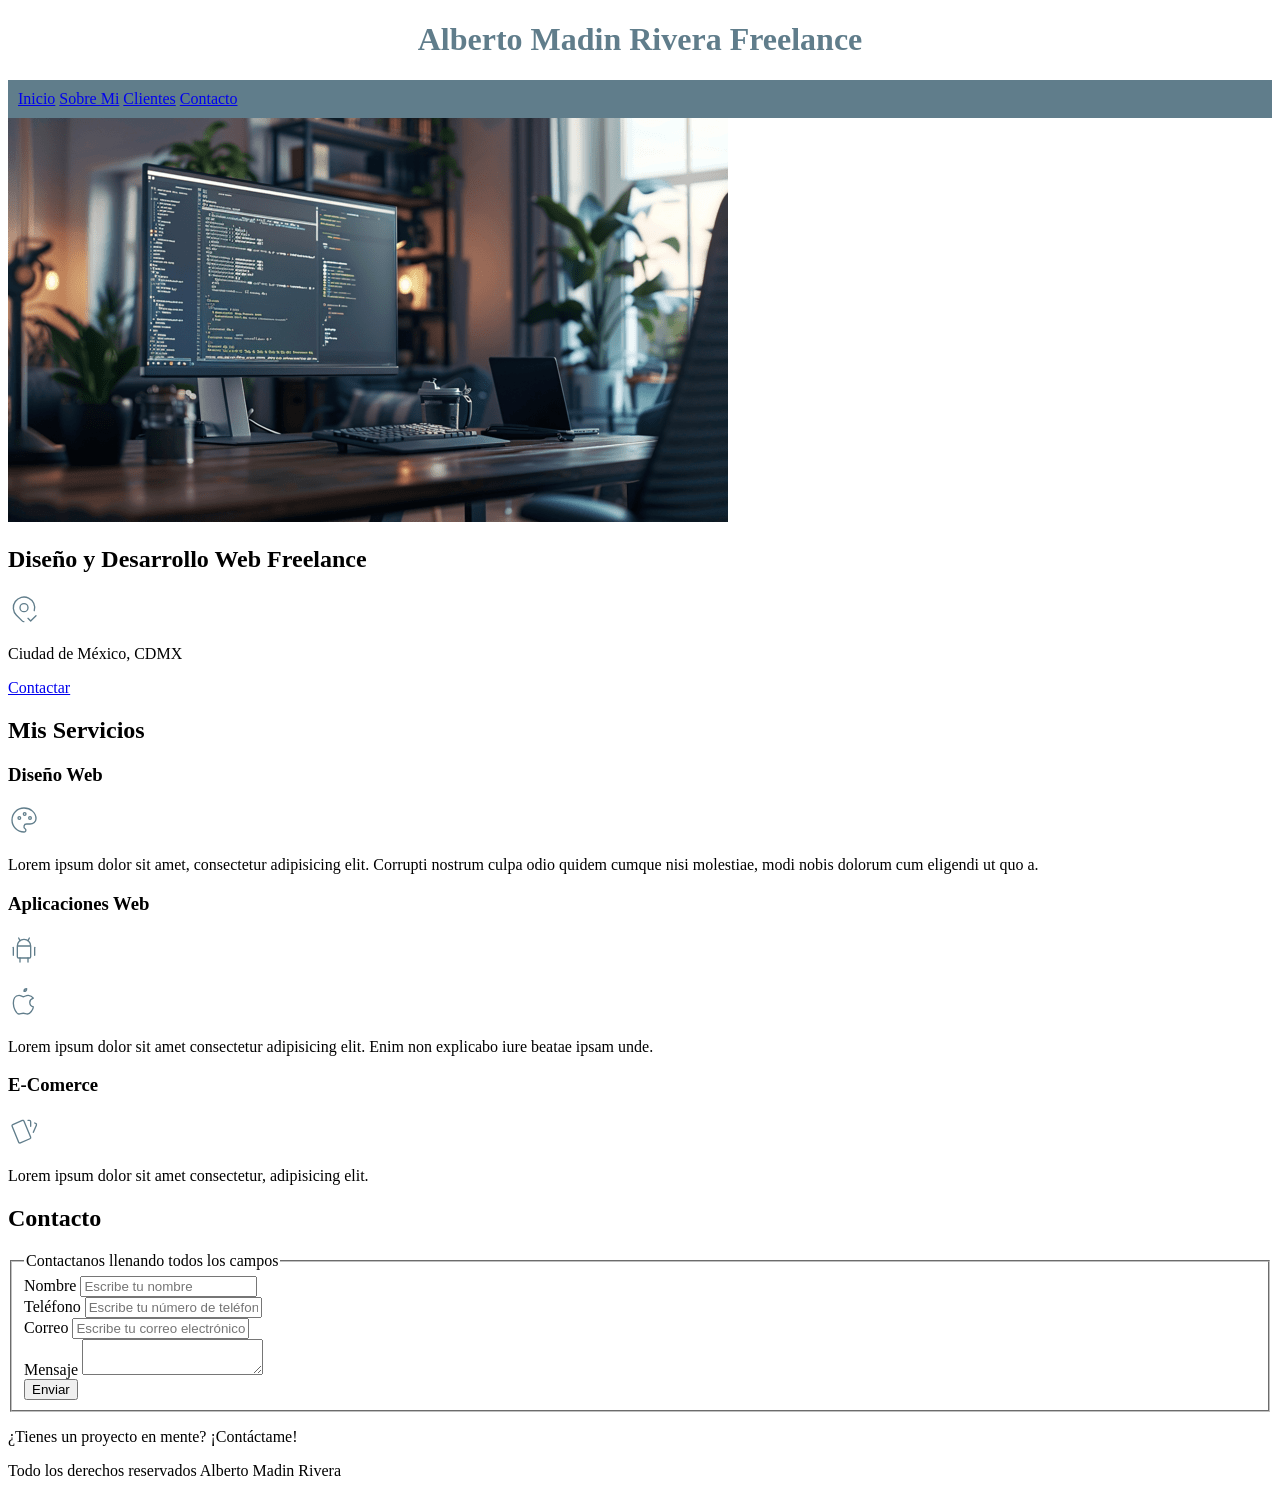
<file: index.html>
<!-- Esto es un comentario-->
<!DOCTYPE html>
<html lang="en">
<head>
    <meta charset="UTF-8">
    <meta name="viewport" content="width=device-width, initial-scale=1.0">
    <title>Diseñador Freelancer Alberto Madin Rivera</title>
    <style>
        h1 {
            color: #607d8b;
            
            text-align: center;
        }
        nav {
            background-color: #607d8b;
            padding: 10px;
        }
    </style>
</head>
<body>
    <header>
        <!-- Usar normalmente un h1 en cada archivo HTML -->
        <h1>Alberto Madin Rivera Freelance</h1>
    </header>
        <!-- Barra de navegación -->
    <nav>
        <a href="#">Inicio</a>
        <a href="#">Sobre Mi</a>
        <a href="#">Clientes</a>
        <a href="#">Contacto</a>
    </nav>

    <img src="img\\wallpaper.jpg" alt="">

    <section>
        <h2>Diseño y Desarrollo Web Freelance</h2>
        <p><!--category: Mapversion: "2.10"unicode: "f94c"-->
                <svg
                xmlns="http://www.w3.org/2000/svg"
                width="32"
                height="32"
                viewBox="0 0 24 24"
                fill="none"
                stroke="#607d8b"
                stroke-width="1"
                stroke-linecap="round"
                stroke-linejoin="round"
                >
                <path d="M9 11a3 3 0 1 0 6 0a3 3 0 0 0 -6 0" />
                <path d="M11.87 21.48a1.992 1.992 0 0 1 -1.283 -.58l-4.244 -4.243a8 8 0 1 1 13.355 -3.474" />
                <path d="M15 19l2 2l4 -4" />
        </svg>
        </p>
        <p>Ciudad de México, CDMX</p>

        <a href="#">Contactar</a>
    </section>

    <!-- Contenido principal -->
    <main>
        <h2>Mis Servicios</h2>
        
        <section>
            <h3>Diseño Web</h3>
            <p>
                <!--category: Designtags: [color, paint, painter, picture, board, artist]version: "1.1"unicode: "eb01"-->
                <svg
                xmlns="http://www.w3.org/2000/svg"
                 width="32"
                 height="32"
                 viewBox="0 0 24 24"
                 fill="none"
                 stroke="#607d8b"
                 stroke-width="1"
                 stroke-linecap="round"
                 stroke-linejoin="round"
                 >
                    <path d="M12 21a9 9 0 0 1 0 -18c4.97 0 9 3.582 9 8c0 1.06 -.474 2.078 -1.318 2.828c-.844 .75 -1.989 1.172 -3.182 1.172h-2.5a2 2 0 0 0 -1 3.75a1.3 1.3 0 0 1 -1 2.25" />
                    <path d="M8.5 10.5m-1 0a1 1 0 1 0 2 0a1 1 0 1 0 -2 0" />
                    <path d="M12.5 7.5m-1 0a1 1 0 1 0 2 0a1 1 0 1 0 -2 0" />
                    <path d="M16.5 10.5m-1 0a1 1 0 1 0 2 0a1 1 0 1 0 -2 0" />
                </svg>
            </p>
            <p>Lorem ipsum dolor sit amet, consectetur adipisicing elit. Corrupti nostrum culpa odio quidem cumque nisi molestiae, modi nobis dolorum cum eligendi ut quo a.</p>
        </section>

        <section>
            <h3>Aplicaciones Web</h3>
            <p>
                <svg
                  xmlns="http://www.w3.org/2000/svg"
                  width="32"
                  height="32"
                  viewBox="0 0 24 24"
                  fill="none"
                  stroke="#607d8b"
                  stroke-width="1"
                  stroke-linecap="round"
                  stroke-linejoin="round"
                >
                  <path d="M4 10l0 6" />
                  <path d="M20 10l0 6" />
                  <path d="M7 9h10v8a1 1 0 0 1 -1 1h-8a1 1 0 0 1 -1 -1v-8a5 5 0 0 1 10 0" />
                  <path d="M8 3l1 2" />
                  <path d="M16 3l-1 2" />
                  <path d="M9 18l0 3" />
                  <path d="M15 18l0 3" />
                </svg>
            </p>
            <p>
                <svg
                  xmlns="http://www.w3.org/2000/svg"
                  width="32"
                  height="32"
                  viewBox="0 0 24 24"
                  fill="none"
                  stroke="#607d8b"
                  stroke-width="1"
                  stroke-linecap="round"
                  stroke-linejoin="round"
                >
                  <path d="M8.286 7.008c-3.216 0 -4.286 3.23 -4.286 5.92c0 3.229 2.143 8.072 4.286 8.072c1.165 -.05 1.799 -.538 3.214 -.538c1.406 0 1.607 .538 3.214 .538s4.286 -3.229 4.286 -5.381c-.03 -.011 -2.649 -.434 -2.679 -3.23c-.02 -2.335 2.589 -3.179 2.679 -3.228c-1.096 -1.606 -3.162 -2.113 -3.75 -2.153c-1.535 -.12 -3.032 1.077 -3.75 1.077c-.729 0 -2.036 -1.077 -3.214 -1.077z" />
                  <path d="M12 4a2 2 0 0 0 2 -2a2 2 0 0 0 -2 2" />
                </svg> 
            </p>
            <p>Lorem ipsum dolor sit amet consectetur adipisicing elit. Enim non explicabo iure beatae ipsam unde.</p>
        </section>

        <section>
            <h3>E-Comerce</h3>
            <p>
                <svg
                  xmlns="http://www.w3.org/2000/svg"
                  width="32"
                  height="32"
                  viewBox="0 0 24 24"
                  fill="none"
                  stroke="#607d8b"
                  stroke-width="1"
                  stroke-linecap="round"
                  stroke-linejoin="round"
                >
                  <path d="M3.604 7.197l7.138 -3.109a.96 .96 0 0 1 1.27 .527l4.924 11.902a1 1 0 0 1 -.514 1.304l-7.137 3.109a.96 .96 0 0 1 -1.271 -.527l-4.924 -11.903a1 1 0 0 1 .514 -1.304z" />
                  <path d="M15 4h1a1 1 0 0 1 1 1v3.5" />
                  <path d="M20 6c.264 .112 .52 .217 .768 .315a1 1 0 0 1 .53 1.311l-2.298 5.374" />
                </svg>
            </p>
            <p>Lorem ipsum dolor sit amet consectetur, adipisicing elit.</p>
        </section>
    </main>

    <section>
        <h2>Contacto</h2>

        <form action="">
            <fieldset>
                <legend>Contactanos llenando todos los campos</legend>
                
                <div>
                    <label>Nombre</label>
                    <input type="text" placeholder="Escribe tu nombre" required>
                </div>
                
                <div>
                    <label>Teléfono</label>
                    <input type="tel" placeholder="Escribe tu número de teléfono" required>
                </div>
                
                <div>
                    <label>Correo</label>
                    <input type="email" placeholder="Escribe tu correo electrónico" required>
                </div>
                
                <div>
                    <label>Mensaje</label>
                    <textarea></textarea>
                </div>

                <div>
                    <input type="submit" value="Enviar">
                </div>
            </fieldset>
        </form>

        <p>¿Tienes un proyecto en mente? ¡Contáctame!</p>
    </section>

    <!-- Pie de página -->
    <footer>
        <p>Todo los derechos reservados Alberto Madin Rivera</p>
    </footer>
</body>
</html>
</file>
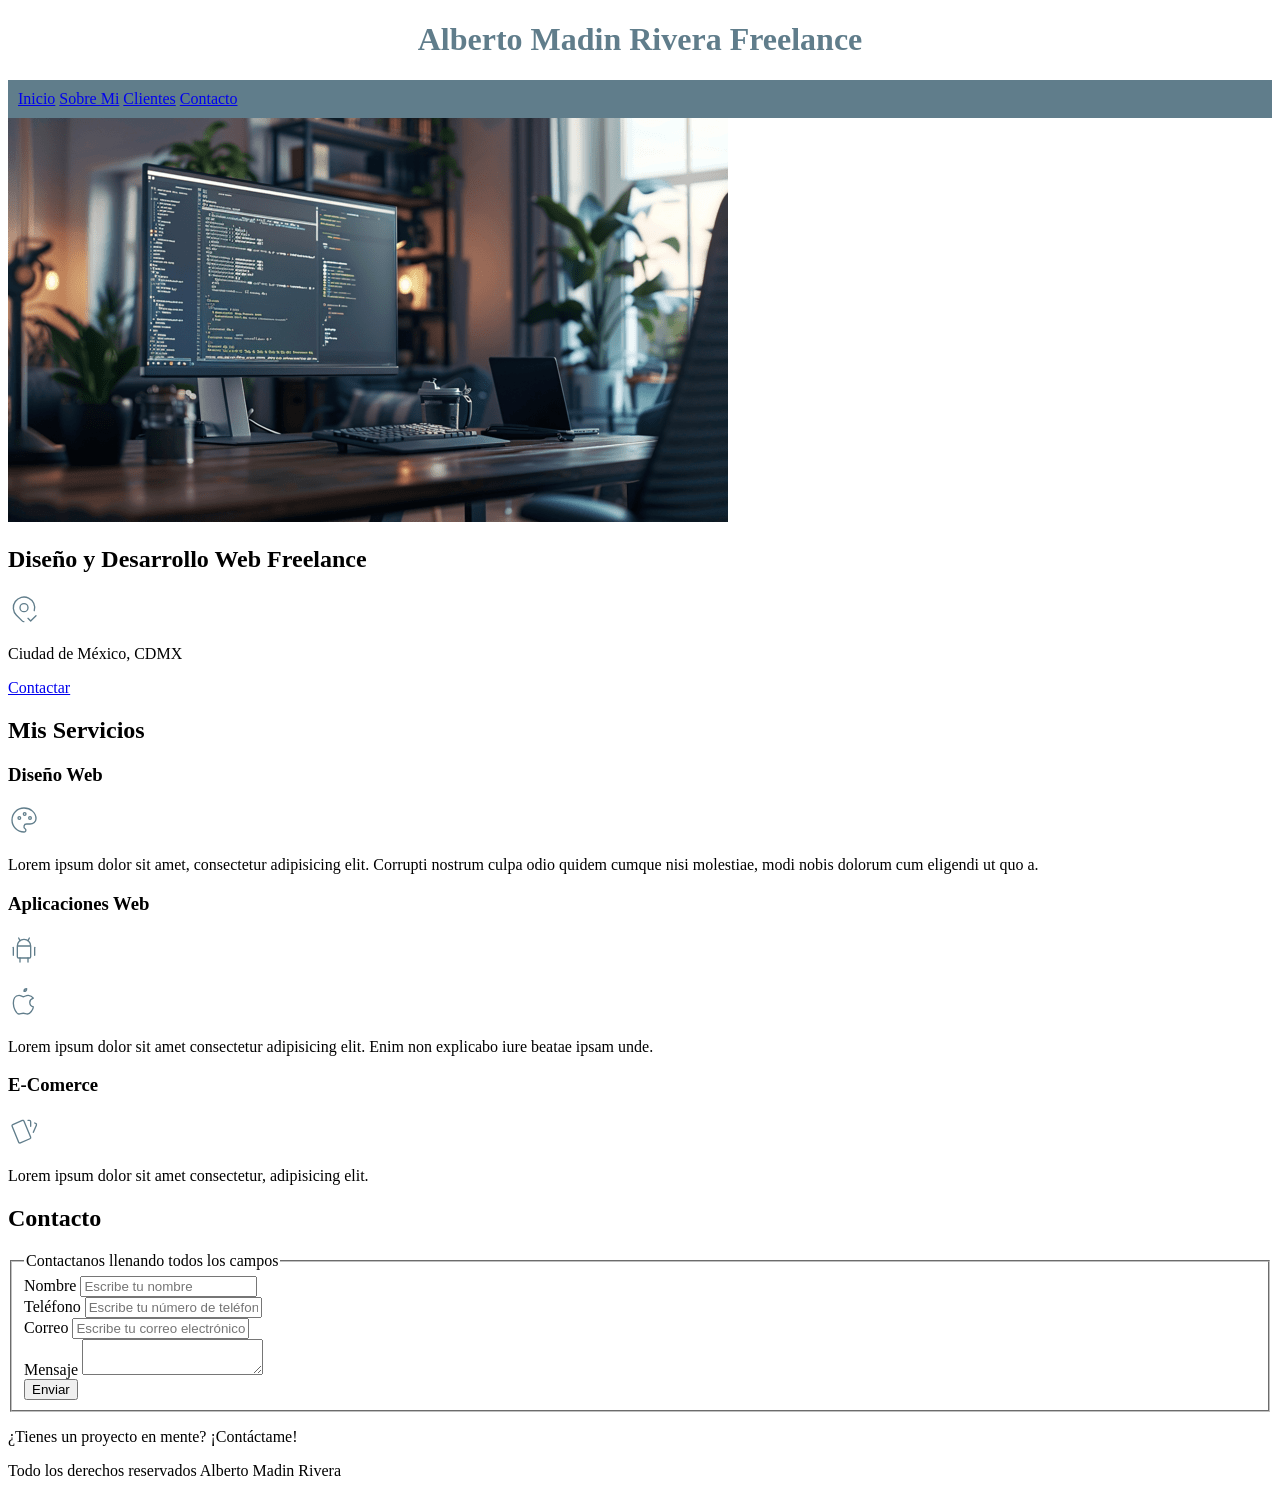
<file: APLICACIÓN CON CSS/index.html>
<!-- Esto es un comentario-->
<!DOCTYPE html>
<html lang="en">
<head>
    <meta charset="UTF-8">
    <meta name="viewport" content="width=device-width, initial-scale=1.0">
    <title>Diseñador Freelancer Alberto Madin Rivera</title>
    <style>
        h1 {
            color: #607d8b;
            text-align: center;
            font-style: arial;
        }
        nav {
            background-color: #607d8b; /*color de fondo*/
            padding: 10px; /*espaciado interno*/
        }
    </style>
</head>
<body>
    <header>
        <!-- Usar normalmente un h1 en cada archivo HTML -->
        <h1>Alberto Madin Rivera Freelance</h1>
    </header>
        <!-- Barra de navegación -->
    <nav>
        <a href="#">Inicio</a>
        <a href="#">Sobre Mi</a>
        <a href="#">Clientes</a>
        <a href="#">Contacto</a>
    </nav>

    <img src="img\\wallpaper.jpg" alt="">

    <section>
        <h2>Diseño y Desarrollo Web Freelance</h2>
        <p><!--category: Mapversion: "2.10"unicode: "f94c"-->
                <svg
                xmlns="http://www.w3.org/2000/svg"
                width="32"
                height="32"
                viewBox="0 0 24 24"
                fill="none"
                stroke="#607d8b"
                stroke-width="1"
                stroke-linecap="round"
                stroke-linejoin="round"
                >
                <path d="M9 11a3 3 0 1 0 6 0a3 3 0 0 0 -6 0" />
                <path d="M11.87 21.48a1.992 1.992 0 0 1 -1.283 -.58l-4.244 -4.243a8 8 0 1 1 13.355 -3.474" />
                <path d="M15 19l2 2l4 -4" />
        </svg>
        </p>
        <p>Ciudad de México, CDMX</p>

        <a href="#">Contactar</a>
    </section>

    <!-- Contenido principal -->
    <main>
        <h2>Mis Servicios</h2>
        
        <section>
            <h3>Diseño Web</h3>
            <p>
                <!--category: Designtags: [color, paint, painter, picture, board, artist]version: "1.1"unicode: "eb01"-->
                <svg
                xmlns="http://www.w3.org/2000/svg"
                 width="32"
                 height="32"
                 viewBox="0 0 24 24"
                 fill="none"
                 stroke="#607d8b"
                 stroke-width="1"
                 stroke-linecap="round"
                 stroke-linejoin="round"
                 >
                    <path d="M12 21a9 9 0 0 1 0 -18c4.97 0 9 3.582 9 8c0 1.06 -.474 2.078 -1.318 2.828c-.844 .75 -1.989 1.172 -3.182 1.172h-2.5a2 2 0 0 0 -1 3.75a1.3 1.3 0 0 1 -1 2.25" />
                    <path d="M8.5 10.5m-1 0a1 1 0 1 0 2 0a1 1 0 1 0 -2 0" />
                    <path d="M12.5 7.5m-1 0a1 1 0 1 0 2 0a1 1 0 1 0 -2 0" />
                    <path d="M16.5 10.5m-1 0a1 1 0 1 0 2 0a1 1 0 1 0 -2 0" />
                </svg>
            </p>
            <p>Lorem ipsum dolor sit amet, consectetur adipisicing elit. Corrupti nostrum culpa odio quidem cumque nisi molestiae, modi nobis dolorum cum eligendi ut quo a.</p>
        </section>

        <section>
            <h3>Aplicaciones Web</h3>
            <p>
                <svg
                  xmlns="http://www.w3.org/2000/svg"
                  width="32"
                  height="32"
                  viewBox="0 0 24 24"
                  fill="none"
                  stroke="#607d8b"
                  stroke-width="1"
                  stroke-linecap="round"
                  stroke-linejoin="round"
                >
                  <path d="M4 10l0 6" />
                  <path d="M20 10l0 6" />
                  <path d="M7 9h10v8a1 1 0 0 1 -1 1h-8a1 1 0 0 1 -1 -1v-8a5 5 0 0 1 10 0" />
                  <path d="M8 3l1 2" />
                  <path d="M16 3l-1 2" />
                  <path d="M9 18l0 3" />
                  <path d="M15 18l0 3" />
                </svg>
            </p>
            <p>
                <svg
                  xmlns="http://www.w3.org/2000/svg"
                  width="32"
                  height="32"
                  viewBox="0 0 24 24"
                  fill="none"
                  stroke="#607d8b"
                  stroke-width="1"
                  stroke-linecap="round"
                  stroke-linejoin="round"
                >
                  <path d="M8.286 7.008c-3.216 0 -4.286 3.23 -4.286 5.92c0 3.229 2.143 8.072 4.286 8.072c1.165 -.05 1.799 -.538 3.214 -.538c1.406 0 1.607 .538 3.214 .538s4.286 -3.229 4.286 -5.381c-.03 -.011 -2.649 -.434 -2.679 -3.23c-.02 -2.335 2.589 -3.179 2.679 -3.228c-1.096 -1.606 -3.162 -2.113 -3.75 -2.153c-1.535 -.12 -3.032 1.077 -3.75 1.077c-.729 0 -2.036 -1.077 -3.214 -1.077z" />
                  <path d="M12 4a2 2 0 0 0 2 -2a2 2 0 0 0 -2 2" />
                </svg> 
            </p>
            <p>Lorem ipsum dolor sit amet consectetur adipisicing elit. Enim non explicabo iure beatae ipsam unde.</p>
        </section>

        <section>
            <h3>E-Comerce</h3>
            <p>
                <svg
                  xmlns="http://www.w3.org/2000/svg"
                  width="32"
                  height="32"
                  viewBox="0 0 24 24"
                  fill="none"
                  stroke="#607d8b"
                  stroke-width="1"
                  stroke-linecap="round"
                  stroke-linejoin="round"
                >
                  <path d="M3.604 7.197l7.138 -3.109a.96 .96 0 0 1 1.27 .527l4.924 11.902a1 1 0 0 1 -.514 1.304l-7.137 3.109a.96 .96 0 0 1 -1.271 -.527l-4.924 -11.903a1 1 0 0 1 .514 -1.304z" />
                  <path d="M15 4h1a1 1 0 0 1 1 1v3.5" />
                  <path d="M20 6c.264 .112 .52 .217 .768 .315a1 1 0 0 1 .53 1.311l-2.298 5.374" />
                </svg>
            </p>
            <p>Lorem ipsum dolor sit amet consectetur, adipisicing elit.</p>
        </section>
    </main>

    <section>
        <h2>Contacto</h2>

        <form action="">
            <fieldset>
                <legend>Contactanos llenando todos los campos</legend>
                
                <div>
                    <label>Nombre</label>
                    <input type="text" placeholder="Escribe tu nombre" required>
                </div>
                
                <div>
                    <label>Teléfono</label>
                    <input type="tel" placeholder="Escribe tu número de teléfono" required>
                </div>
                
                <div>
                    <label>Correo</label>
                    <input type="email" placeholder="Escribe tu correo electrónico" required>
                </div>
                
                <div>
                    <label>Mensaje</label>
                    <textarea></textarea>
                </div>

                <div>
                    <input type="submit" value="Enviar">
                </div>
            </fieldset>
        </form>

        <p>¿Tienes un proyecto en mente? ¡Contáctame!</p>
    </section>

    <!-- Pie de página -->
    <footer>
        <p>Todo los derechos reservados Alberto Madin Rivera</p>
    </footer>
</body>
</html>
</file>
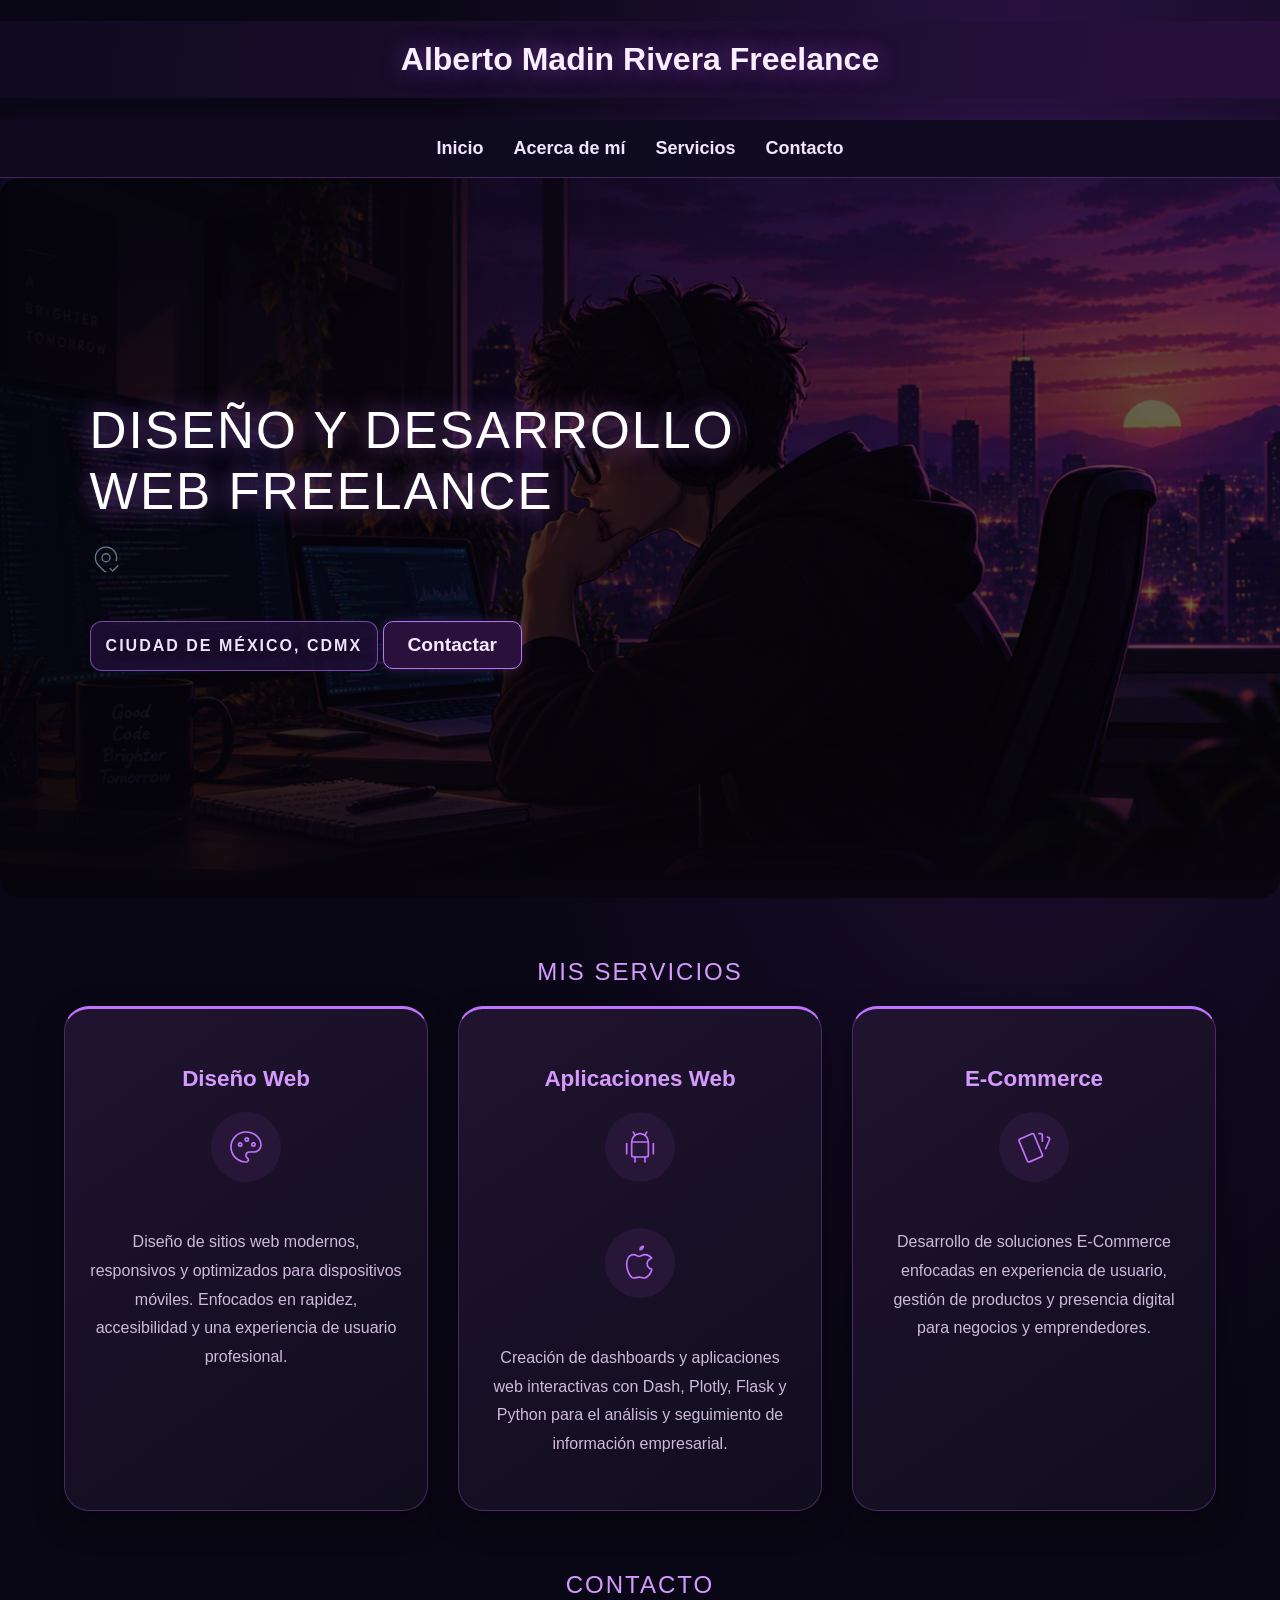
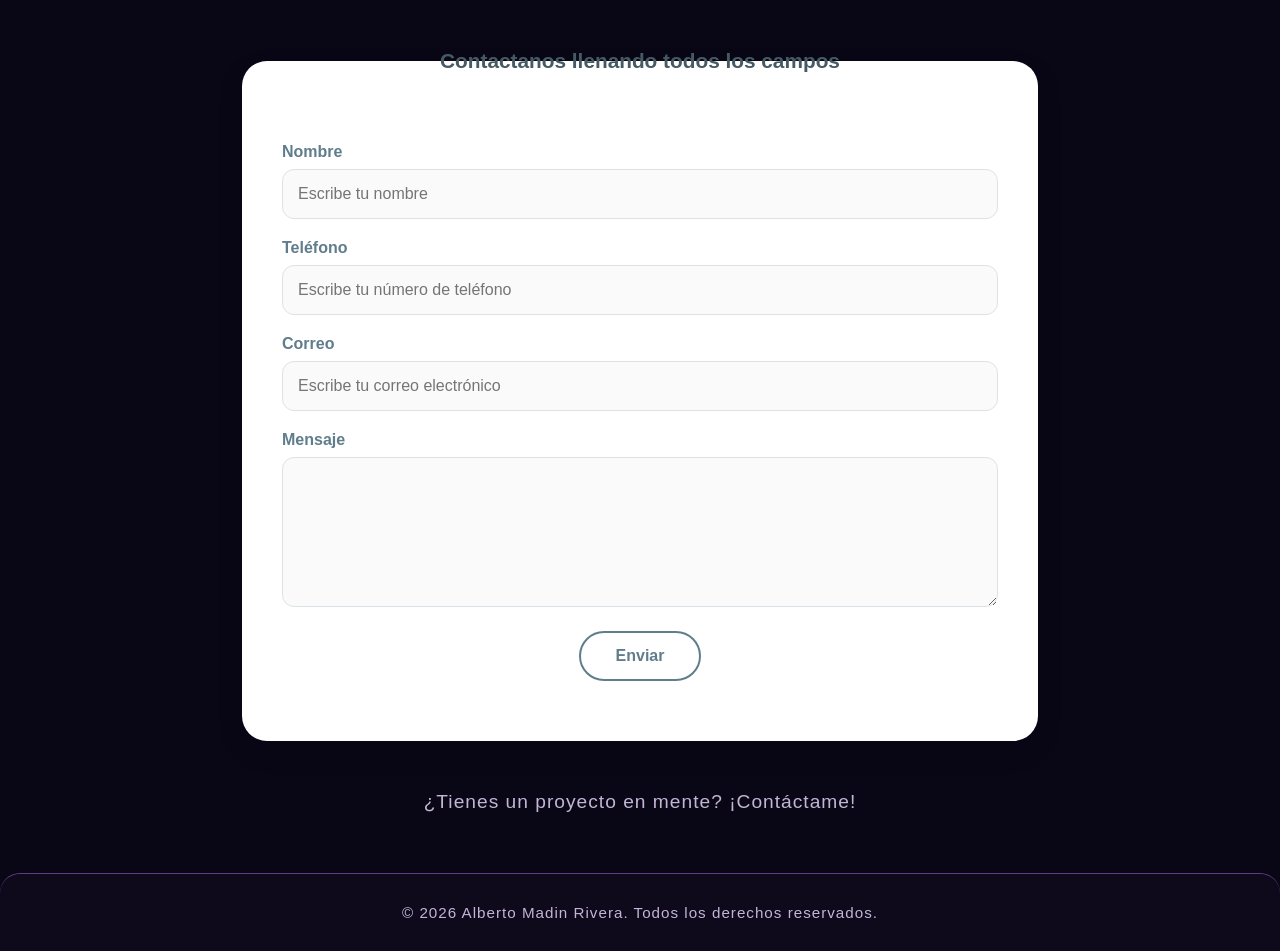
<file: PARTE 2. CSS CON HTML/index.html>
<!-- Esto es un comentario-->
<!DOCTYPE html>
<html lang="es">
<head>
    <meta charset="UTF-8">
    <meta name="viewport" content="width=device-width, initial-scale=1.0">
    <title>Diseñador Freelancer Alberto Madin Rivera</title>
    <link rel="preload" href="css/styles.css" as="style"> <!-- Preload del archivo CSS externo -->
    <link rel="stylesheet" href="css/styles.css"> <!-- Vincular el archivo CSS externo -->
</head>
<body>
    <header>
        <!-- Usar normalmente un h1 en cada archivo HTML -->
        <h1>Alberto Madin Rivera Freelance</h1>
    </header>
        <!-- Barra de navegación -->
    <nav>
        <a href="portfolio/inicio.html">Inicio</a> <!-- Enlace a la página de inicio -->
        <a href="portfolio/Sobre_mi.html">Acerca de mí</a> <!-- Enlace a la página Sobre Mí -->
        <a href="#">Servicios</a>
        <a href="#">Contacto</a>
    </nav>

    <section class="hero">
        <img src="img/Designer_2.png" alt="">
        <div class="hero-contenido">
            <h2>Diseño y Desarrollo Web Freelance</h2>
                <p><!--category: Mapversion: "2.10"unicode: "f94c"-->
                    <svg
                    xmlns="http://www.w3.org/2000/svg"
                    width="32"
                    height="32"
                    viewBox="0 0 24 24"
                    fill="none"
                    stroke="#607d8b"
                    stroke-width="1"
                    stroke-linecap="round"
                    stroke-linejoin="round"
                    >
                    <path d="M9 11a3 3 0 1 0 6 0a3 3 0 0 0 -6 0" />
                    <path d="M11.87 21.48a1.992 1.992 0 0 1 -1.283 -.58l-4.244 -4.243a8 8 0 1 1 13.355 -3.474" />
                    <path d="M15 19l2 2l4 -4" />
                </svg>
            </p>
            <p class="ubicacion">Ciudad de México, CDMX</p>
            <a class="btn-contactar" href="#">Contactar</a>
        </div>
        </section>

    <!-- Contenido principal -->
    <main>
        <h2>Mis Servicios</h2>
        <div class="servicios">
        <section class="servicio">
            <h3>Diseño Web</h3>
            <p>
                <!--category: Designtags: [color, paint, painter, picture, board, artist]version: "1.1"unicode: "eb01"-->
                <svg
                xmlns="http://www.w3.org/2000/svg"
                 width="32"
                 height="32"
                 viewBox="0 0 24 24"
                 fill="none"
                 stroke="#607d8b"
                 stroke-width="1"
                 stroke-linecap="round"
                 stroke-linejoin="round"
                 >
                    <path d="M12 21a9 9 0 0 1 0 -18c4.97 0 9 3.582 9 8c0 1.06 -.474 2.078 -1.318 2.828c-.844 .75 -1.989 1.172 -3.182 1.172h-2.5a2 2 0 0 0 -1 3.75a1.3 1.3 0 0 1 -1 2.25" />
                    <path d="M8.5 10.5m-1 0a1 1 0 1 0 2 0a1 1 0 1 0 -2 0" />
                    <path d="M12.5 7.5m-1 0a1 1 0 1 0 2 0a1 1 0 1 0 -2 0" />
                    <path d="M16.5 10.5m-1 0a1 1 0 1 0 2 0a1 1 0 1 0 -2 0" />
                </svg>
            </p>
            <p>Diseño de sitios web modernos, responsivos y optimizados 
                para dispositivos móviles. Enfocados en rapidez, accesibilidad y una 
                experiencia de usuario 
                profesional.
            </p>
        </section>

        <section class="servicio">
            <h3>Aplicaciones Web</h3>
            <p>
                <!--
                tags: [os, company, system, interface, software, logo]
                category: Brand
                version: "1.9"
                unicode: "ec16"
                -->
                <svg
                  xmlns="http://www.w3.org/2000/svg"
                  width="32"
                  height="32"
                  viewBox="0 0 24 24"
                  fill="none"
                  stroke="#607d8b"
                  stroke-width="1"
                  stroke-linecap="round"
                  stroke-linejoin="round"
                >
                  <path d="M4 10l0 6" />
                  <path d="M20 10l0 6" />
                  <path d="M7 9h10v8a1 1 0 0 1 -1 1h-8a1 1 0 0 1 -1 -1v-8a5 5 0 0 1 10 0" />
                  <path d="M8 3l1 2" />
                  <path d="M16 3l-1 2" />
                  <path d="M9 18l0 3" />
                  <path d="M15 18l0 3" />
                </svg>
            </p>
            <p>
                <svg
                  xmlns="http://www.w3.org/2000/svg"
                  width="32"
                  height="32"
                  viewBox="0 0 24 24"
                  fill="none"
                  stroke="#607d8b"
                  stroke-width="1"
                  stroke-linecap="round"
                  stroke-linejoin="round"
                >
                  <path d="M8.286 7.008c-3.216 0 -4.286 3.23 -4.286 5.92c0 3.229 2.143 8.072 4.286 8.072c1.165 -.05 1.799 -.538 3.214 -.538c1.406 0 1.607 .538 3.214 .538s4.286 -3.229 4.286 -5.381c-.03 -.011 -2.649 -.434 -2.679 -3.23c-.02 -2.335 2.589 -3.179 2.679 -3.228c-1.096 -1.606 -3.162 -2.113 -3.75 -2.153c-1.535 -.12 -3.032 1.077 -3.75 1.077c-.729 0 -2.036 -1.077 -3.214 -1.077z" />
                  <path d="M12 4a2 2 0 0 0 2 -2a2 2 0 0 0 -2 2" />
                </svg> 
            </p>
            <p>Creación de dashboards y aplicaciones web interactivas
                con Dash, Plotly, Flask y Python para el análisis y 
                seguimiento de información empresarial.
            </p>
        </section>

        <section class="servicio">
            <h3>E-Commerce</h3>
            <p>
                <svg
                  xmlns="http://www.w3.org/2000/svg"
                  width="32"
                  height="32"
                  viewBox="0 0 24 24"
                  fill="none"
                  stroke="#607d8b"
                  stroke-width="1"
                  stroke-linecap="round"
                  stroke-linejoin="round"
                >
                  <path d="M3.604 7.197l7.138 -3.109a.96 .96 0 0 1 1.27 .527l4.924 11.902a1 1 0 0 1 -.514 1.304l-7.137 3.109a.96 .96 0 0 1 -1.271 -.527l-4.924 -11.903a1 1 0 0 1 .514 -1.304z" />
                  <path d="M15 4h1a1 1 0 0 1 1 1v3.5" />
                  <path d="M20 6c.264 .112 .52 .217 .768 .315a1 1 0 0 1 .53 1.311l-2.298 5.374" />
                </svg>
                </p>
                <p>Desarrollo de soluciones E-Commerce enfocadas en
                    experiencia de usuario, gestión de productos y
                    presencia digital para negocios y emprendedores.
                </p>
            </section>
            </div>
    </main>

    <section>
        <h2>Contacto</h2>

        <form action="">
            <fieldset>
                <legend>Contactanos llenando todos los campos</legend>
                
                <div>
                    <label>Nombre</label>
                    <input type="text" placeholder="Escribe tu nombre" required>
                </div>
                
                <div>
                    <label>Teléfono</label>
                    <input type="tel" placeholder="Escribe tu número de teléfono" required>
                </div>
                
                <div>
                    <label>Correo</label>
                    <input type="email" placeholder="Escribe tu correo electrónico" required>
                </div>
                
                <div>
                    <label>Mensaje</label>
                    <textarea></textarea>
                </div>

                <div>
                    <input type="submit" value="Enviar">
                </div>
            </fieldset>
        </form>

        <p class="mensaje-contacto">¿Tienes un proyecto en mente? ¡Contáctame!</p>
    </section>

    <!-- Pie de página -->
    <footer>
        <p>&copy; 2026 Alberto Madin Rivera. Todos los derechos reservados.</p>
    </footer>
</body>
</html>
</file>
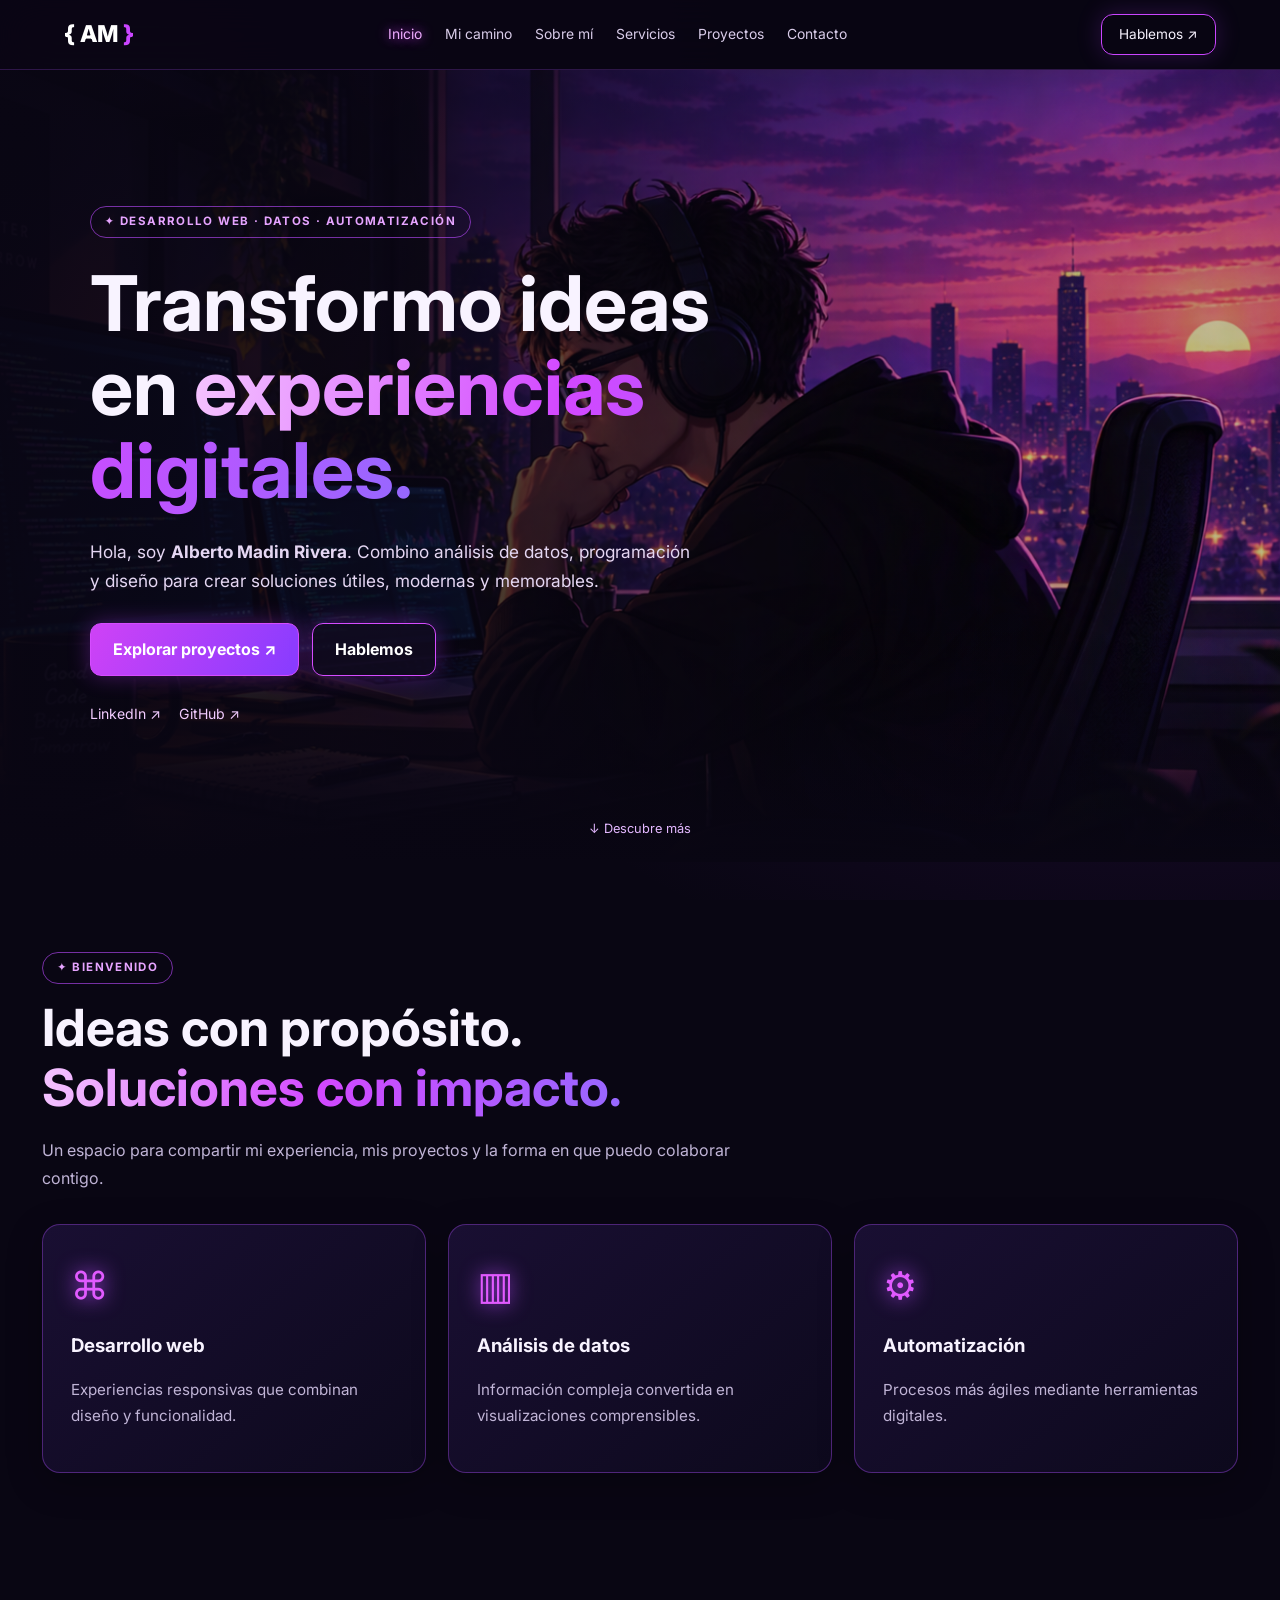
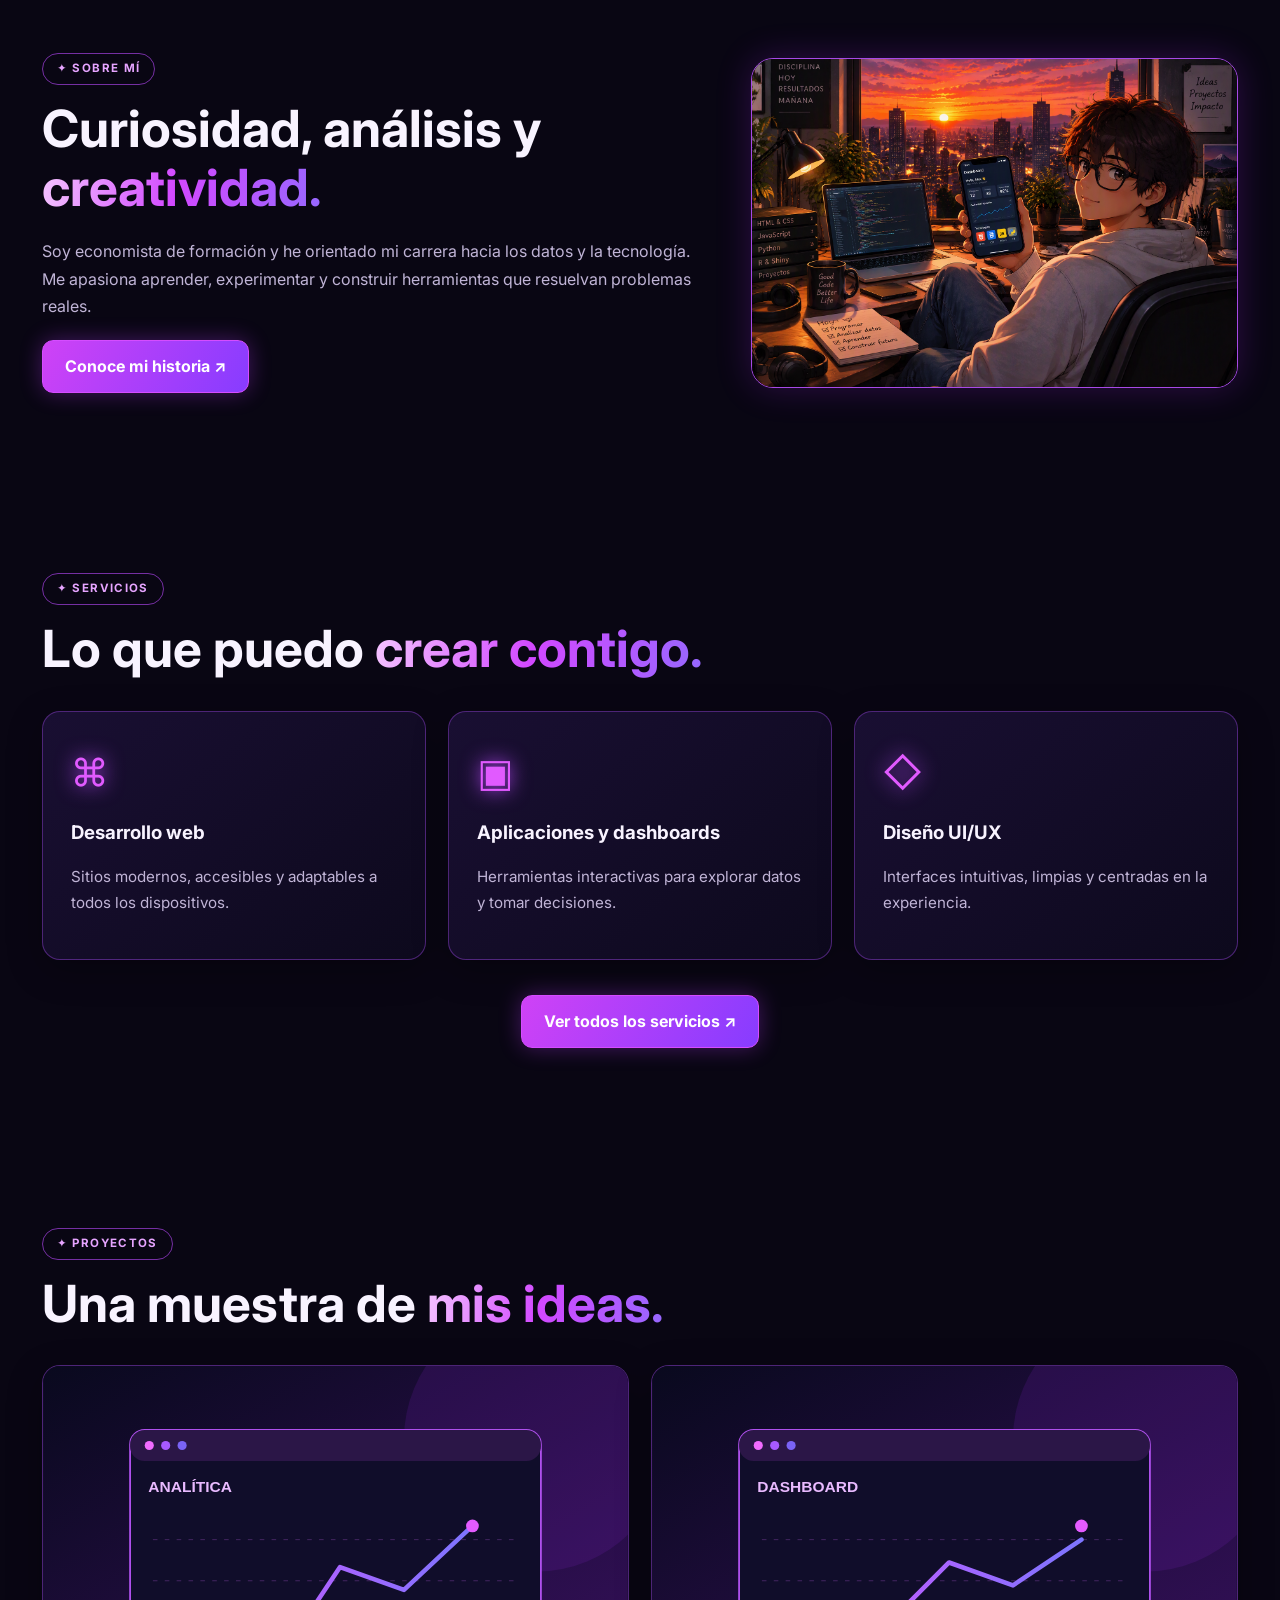
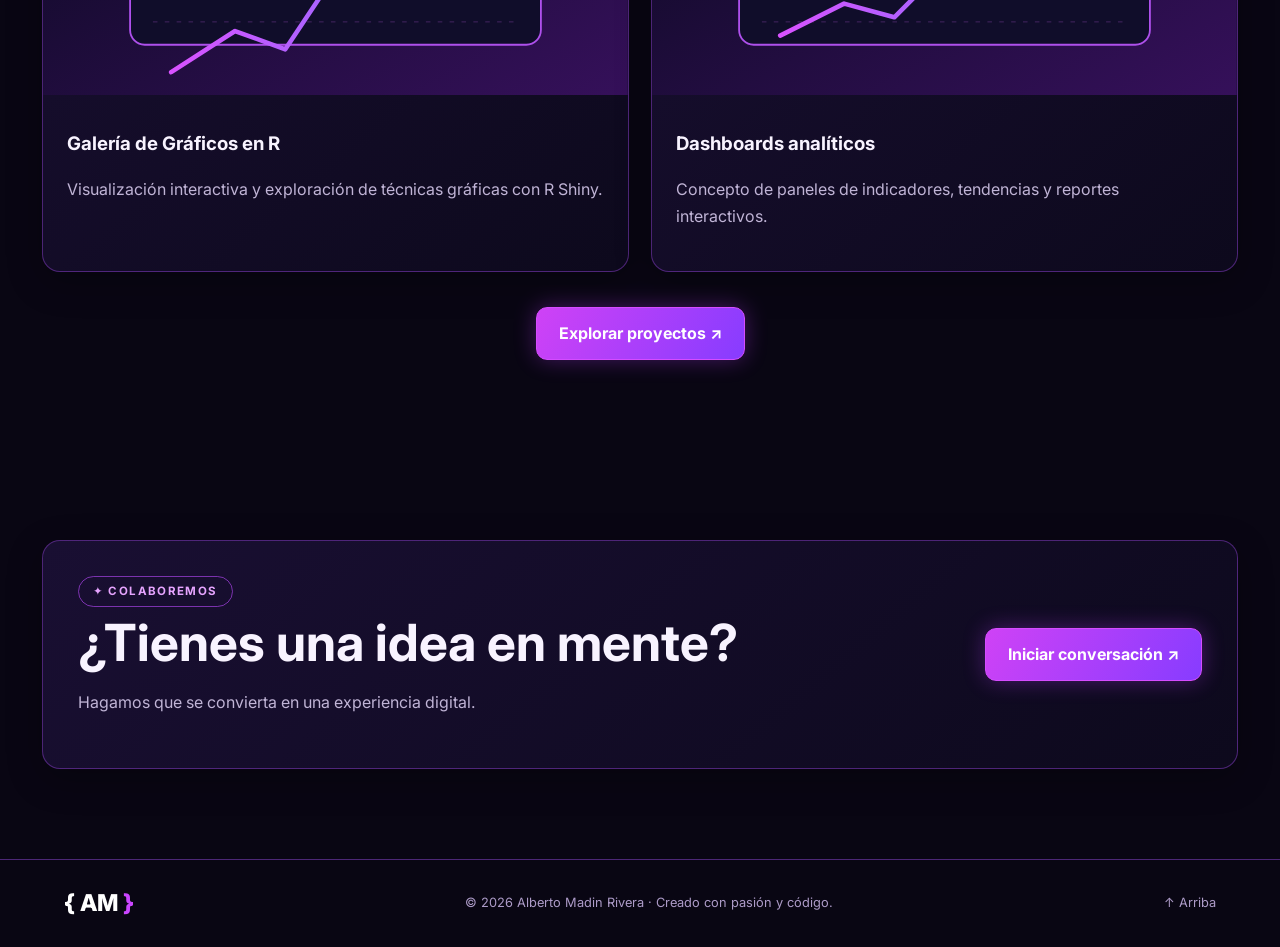
<file: PARTE 3. AGREGARLE JS AL HTML/index.html>
<!doctype html>
<html lang="es">
    <head><meta charset="utf-8">
        <meta name="viewport" content="width=device-width,initial-scale=1">
        <meta name="description" content="Portafolio profesional de Alberto Madin Rivera: desarrollo web, análisis de datos y automatización.">
        <meta name="theme-color" content="#090614">
        <title>Index | Alberto Madin Rivera</title>
        <link rel="stylesheet" href="css/styles.css">
    </head>
    <body id="top"><div class="ambient" aria-hidden="true">

    </div>
    <header class="site-header">
        <a class="brand" href="index.html" aria-label="Ir al inicio">{ AM<span> }</span>
        </a>
        <button class="menu-toggle" aria-label="Abrir menú" aria-expanded="false">☰</button>
        <nav class="nav" aria-label="Navegación principal"><a href="index.html">Inicio</a>
            <a href="inicio.html">Mi camino</a>
            <a href="sobre-mi.html">Sobre mí</a>
            <a href="servicios.html">Servicios</a>
            <a href="proyectos.html">Proyectos</a>
            <a href="contacto.html">Contacto</a>
        </nav>
        <a class="header-cta" href="contacto.html">Hablemos ↗</a>
    </header><main>
        <section class="hero">
            <div class="hero-image" role="img" aria-label="Ilustración de desarrollador programando frente a una ciudad al atardecer">
            </div>
            <div class="hero-shade">   
            </div>
            <div class="hero-content reveal">
                <span class="eyebrow">
                    ✦ DESARROLLO WEB · DATOS · AUTOMATIZACIÓN
                </span>
                <h1>Transformo ideas en <span class="gradient-text">experiencias digitales.</span></h1>
                <p>Hola, soy <strong>Alberto Madin Rivera</strong>. 
                    Combino análisis de datos, programación y diseño para crear soluciones útiles, modernas y memorables.</p>
                <div class="actions">
                        <a class="btn " href="proyectos.html">Explorar proyectos ↗</a>
                        <a class="btn btn-outline" href="contacto.html">Hablemos</a>
                </div>
                <div class="socials">
                        <a href="https://www.linkedin.com/in/alberto-madin-rivera-3a1b38223" target="_blank" rel="noopener noreferrer">LinkedIn ↗</a>
                        <a href="https://github.com/AlbertoMadinRivera" target="_blank" rel="noopener noreferrer">GitHub ↗</a>
                </div>
            </div>
                <a class="scroll-cue" href="#resumen">↓ Descubre más</a></section><section class="section" id="resumen">
                    <div class="section-head reveal"><span class="eyebrow">✦ BIENVENIDO</span>
                        <h2>
                            Ideas con propósito. 
                            <span class="gradient-text">
                                Soluciones con impacto.
                            </span>
                        </h2>
                        <p>
                            Un espacio para compartir mi experiencia, mis proyectos y la forma en que 
                            puedo colaborar contigo.
                        </p>
                    </div>
                    <div class="grid three">
                        <article class="glass feature reveal">
                            <span class="feature-icon">
                                ⌘
                            </span>
                            <h3>Desarrollo web</h3>
                            <p>Experiencias responsivas que combinan diseño y funcionalidad.</p>
                        </article>
                        <article class="glass feature reveal">
                            <span class="feature-icon">
                            ▥
                            </span>
                            <h3>Análisis de datos</h3>
                            <p>Información compleja convertida en visualizaciones comprensibles.</p>
                        </article>
                        <article class="glass feature reveal">
                            <span class="feature-icon">
                                ⚙
                            </span>
                            <h3>Automatización</h3>
                            <p>Procesos más ágiles mediante herramientas digitales.</p>
                        </article>
                    </div>
                </section>
                <section class="section split">
                    <div class="reveal">
                        <span class="eyebrow">
                            ✦ SOBRE MÍ
                        </span>
                        <h2>
                            Curiosidad, análisis y 
                            <span class="gradient-text">
                                creatividad.
                            </span>
                        </h2>
                        <p>Soy economista de formación y he orientado mi carrera hacia los datos y la 
                            tecnología. Me apasiona aprender, experimentar y construir herramientas que 
                            resuelvan problemas reales.</p>
                            <a class="btn " href="sobre-mi.html">Conoce mi historia ↗</a>
                    </div>
                    <img class="framed-image reveal" src="assets/Designer_sobre_mi.png" alt="Ilustración de ambiente creativo y tecnológico" loading="lazy">
                </section>
                <section class="section">
                    <div class="section-head reveal">
                        <span class="eyebrow">✦ SERVICIOS</span>
                        <h2>
                            Lo que puedo <span class="gradient-text">crear contigo.
                        </span>
                        </h2>
                </div>
                <div class="grid three">
                    <article class="glass feature reveal">
                        <div class="service-icon">
                            ⌘
                        </div>
                        <h3>Desarrollo web</h3>
                        <p>Sitios modernos, accesibles y adaptables a todos los dispositivos.</p>
                    </article>
                    <article class="glass feature reveal"><div class="service-icon">
                        ▣
                    </div>
                    <h3>Aplicaciones y dashboards</h3>
                    <p>Herramientas interactivas para explorar datos y tomar decisiones.</p>
                </article>
                <article class="glass feature reveal">
                    <div class="service-icon">
                        ◇
                    </div>
                    <h3>Diseño UI/UX</h3>
                    <p>
                        Interfaces intuitivas, limpias y centradas en la experiencia.
                    </p>
                </article>
            </div>
            <div class="center-actions">
                <a class="btn " href="servicios.html">
                    Ver todos los servicios ↗
                </a>
            </div>
        </section>
        <section class="section">
            <div class="section-head reveal">
                <span class="eyebrow">
                    ✦ PROYECTOS
                </span>
                <h2>
                    Una muestra de 
                    <span class="gradient-text">
                        mis ideas.
                    </span>
                </h2>
            </div>
            <div class="grid two">
                <article class="glass project-card reveal">
                    <img src="assets/project-data.svg" alt="Ilustración de Galería de Gráficos en R" loading="lazy">
                    <div class="project-info">
                        <h3>
                            Galería de Gráficos en R
                        </h3>
                        <p>
                            Visualización interactiva y exploración de técnicas gráficas con R Shiny.
                        </p>
                    </div>
                </article>
                <article class="glass project-card reveal">
                    <img src="assets/project-dashboard.svg" alt="Ilustración de Dashboards analíticos" loading="lazy">
                    <div class="project-info">
                        <h3>Dashboards analíticos</h3>
                        <p>Concepto de paneles de indicadores, tendencias y reportes interactivos.</p>
                    </div>
                </article>
            </div>
            <div class="center-actions">
                <a class="btn " href="proyectos.html">
                    Explorar proyectos ↗
                </a>
            </div>
        </section>
        <section class="section"><div class="cta glass reveal">
            <div>
                <span class="eyebrow">
                    ✦ COLABOREMOS
                </span>
                <h2>¿Tienes una idea en mente?</h2>
                <p>Hagamos que se convierta en una experiencia digital.</p>
            </div>
            <a class="btn " href="contacto.html">
                Iniciar conversación ↗
            </a>
        </div>
    </section>
</main>
<footer>
    <a class="brand" href="index.html">{ AM<span> }</span>
    </a>
    <p>© 2026 Alberto Madin Rivera · Creado con pasión y código.</p>
    <a href="#top" aria-label="Volver arriba">↑ Arriba</a>
</footer>
<button class="to-top" aria-label="Volver arriba">↑</button>
<script src="js/main.js" defer></script>
</body>
</html>
</file>
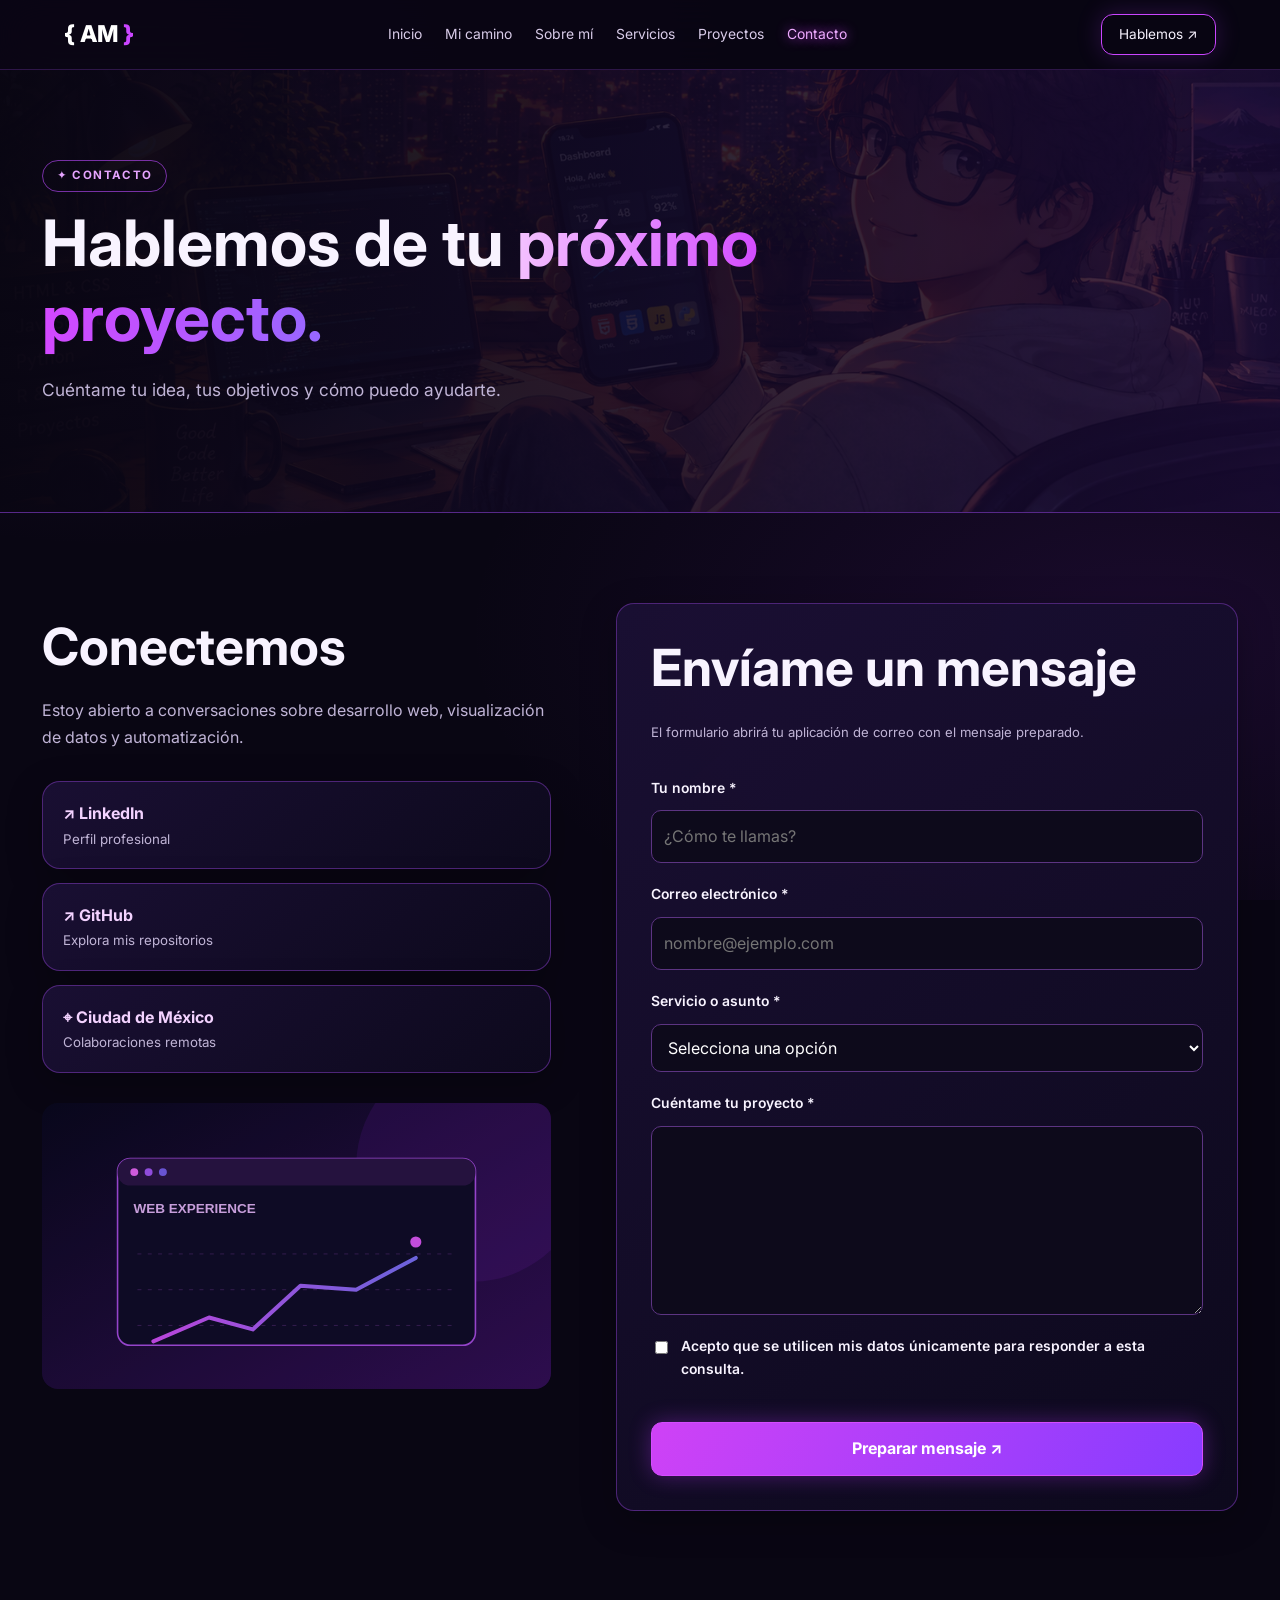
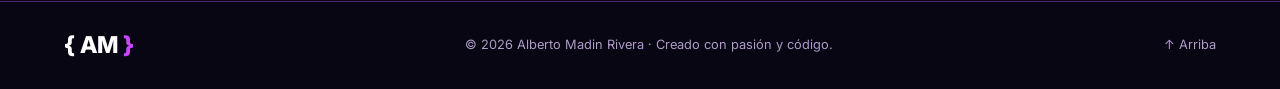
<file: PARTE 3. AGREGARLE JS AL HTML/contacto.html>
<!doctype html>
<html lang="es">
    <head>
        <meta charset="utf-8">
        <meta name="viewport" content="width=device-width,initial-scale=1">
        <meta name="description" content="Portafolio profesional de Alberto Madin Rivera: desarrollo web, análisis de datos y automatización.">
        <meta name="theme-color" content="#090614">
        <title>Contacto | Alberto Madin Rivera</title>
        <link rel="stylesheet" href="css/styles.css">
    </head>
    <body id="top">
        <div class="ambient" aria-hidden="true">
        </div>
        <header class="site-header">
            <a class="brand" href="index.html" aria-label="Ir al inicio">{ AM<span> }</span></a>
            <button class="menu-toggle" aria-label="Abrir menú" aria-expanded="false">☰</button>
            <nav class="nav" aria-label="Navegación principal">
                <a href="index.html">Inicio</a>
                <a href="inicio.html">Mi camino</a>
                <a href="sobre-mi.html">Sobre mí</a>
                <a href="servicios.html">Servicios</a>
                <a href="proyectos.html">Proyectos</a>
                <a href="contacto.html">Contacto</a>
            </nav>
            <a class="header-cta" href="contacto.html">Hablemos ↗</a>
        </header>
        <main>
            <section class="page-hero contact-banner">
                <div class="container narrow reveal">
                    <span class="eyebrow">✦ CONTACTO</span>
                    <h1>Hablemos de tu <span class="gradient-text">próximo proyecto.</span></h1>
                    <p>Cuéntame tu idea, tus objetivos y cómo puedo ayudarte.</p>
                </div>
            </section>
            <section class="section contact-layout">
                <div class="reveal">
                    <h2>Conectemos</h2>
                    <p>Estoy abierto a conversaciones sobre desarrollo web, visualización de datos y 
                        automatización.</p>
                        <div class="contact-links">
                            <a class="glass" href="https://www.linkedin.com/in/alberto-madin-rivera-3a1b38223" target="_blank" rel="noopener noreferrer">↗ LinkedIn 
                                <small>Perfil profesional</small>
                            </a>
                            <a class="glass" href="https://github.com/AlbertoMadinRivera" target="_blank" rel="noopener noreferrer">↗ GitHub 
                                <small>Explora mis repositorios</small>
                            </a>
                            <div class="glass">⌖ Ciudad de México <small>Colaboraciones remotas</small></div>
                        </div>
                        <img class="contact-art" src="assets/project-web.svg" alt="Ilustración abstracta de una interfaz digital" loading="lazy">
                    </div>
                    <form class="glass contact-form reveal" id="contact-form" novalidate>
                        <h2>Envíame un mensaje</h2>
                        <p class="muted small">El formulario abrirá tu aplicación de correo con el mensaje preparado.</p>
                        <label for="name">Tu nombre *</label>
                        <input id="name" name="name" autocomplete="name" required minlength="2" placeholder="¿Cómo te llamas?">
                        <label for="email">Correo electrónico *</label>
                        <input id="email" name="email" type="email" autocomplete="email" required placeholder="nombre@ejemplo.com">
                        <label for="subject">Servicio o asunto *</label>
                        <select id="subject" name="subject" required>
                            <option value="">Selecciona una opción</option>
                            <option>Desarrollo web</option>
                            <option>Aplicaciones y dashboards</option>
                            <option>Diseño UI/UX</option>
                            <option>Automatización</option>
                            <option>Visualización de datos</option>
                            <option>Consultoría digital</option>
                            <option>Otro proyecto</option>
                        </select>
                        <label for="message">Cuéntame tu proyecto *</label>
                        <textarea id="message" name="message" rows="6" minlength="10" required placeholder="Describe brevemente qué necesitas...">
                        </textarea>
                        <label class="checkbox-row"><input type="checkbox" required name="consent"> 
                            Acepto que se utilicen mis datos únicamente para responder a esta consulta.
                        </label>
                        <p class="form-status" id="form-status" role="status" aria-live="polite"></p>
                        <button type="submit" class="btn">Preparar mensaje ↗</button>
                    </form>
                </section>
            </main>
            <footer>
                <a class="brand" href="index.html">{ AM<span> }</span></a>
                <p>© 2026 Alberto Madin Rivera · Creado con pasión y código.</p>
                <a href="#top" aria-label="Volver arriba">↑ Arriba</a>
            </footer>
            <button class="to-top" aria-label="Volver arriba">↑</button>
        <script src="js/main.js" defer></script>
    </body>
</html>
</file>
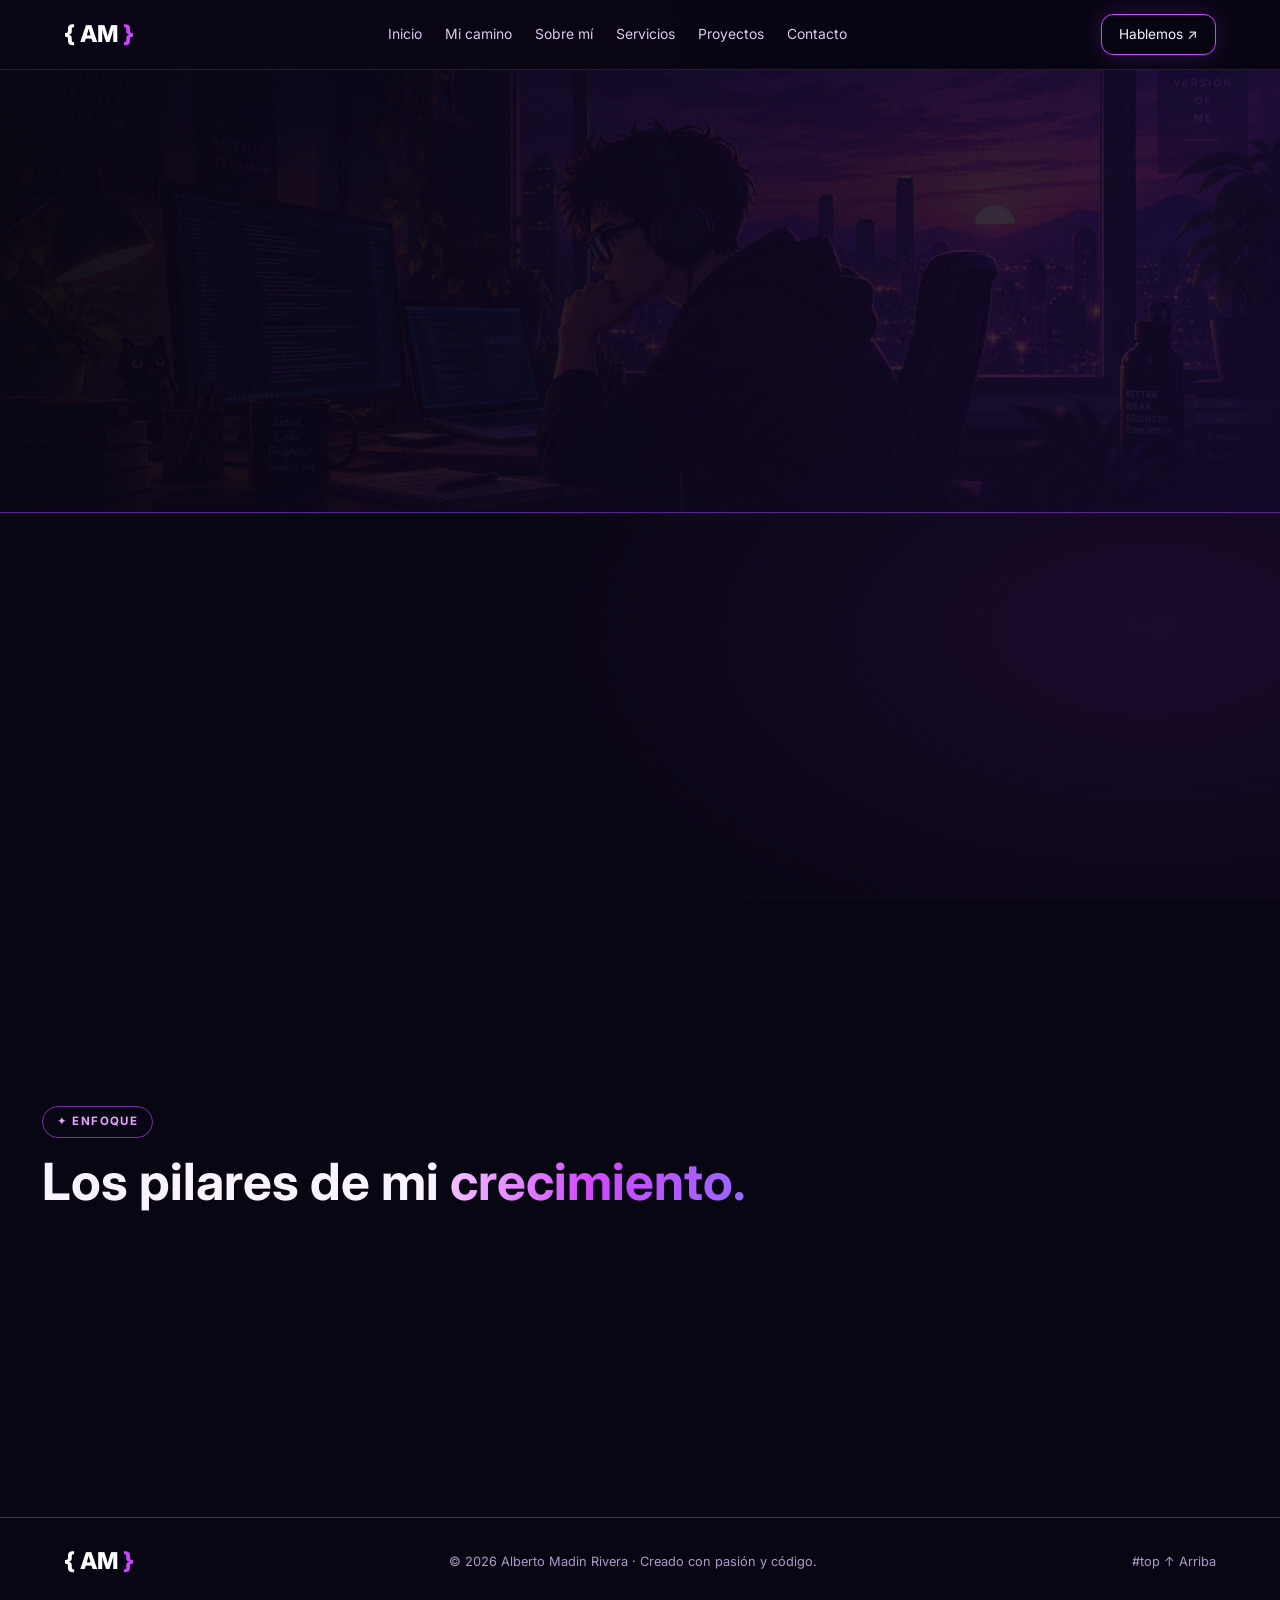
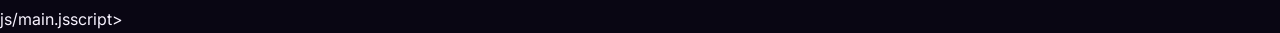
<file: PARTE 3. AGREGARLE JS AL HTML/inicio.html>
<!doctype html>
<html lang="es">
<head>
    <meta charset="utf-8">
    <meta name="viewport" content="width=device-width, initial-scale=1">
    <meta name="description" content="Portafolio profesional de Alberto Madin Rivera: desarrollo web, análisis de datos y automatización.">
    <meta name="theme-color" content="#090614">
    <title>Inicio | Alberto Madin Rivera</title>
    <link rel="stylesheet" href="css/styles.css">
</head>
<body id="top">
    <div class="ambient" aria-hidden="true"></div>
    <header class="site-header">
        <a class="brand" href="index.html" aria-label="Ir al inicio">
            { AM<span> }</span>
        </a>
        <button class="menu-toggle" aria-label="Abrir menú" aria-expanded="false">
            ☰
        </button>
        <nav class="nav" aria-label="Navegación principal">
            <a href="index.html">Inicio</a>
            <a href="inicio.html">Mi camino</a>
            <a href="sobre-mi.html">Sobre mí</a>
            <a href="servicios.html">Servicios</a>
            <a href="proyectos.html">Proyectos</a>
            <a href="contacto.html">Contacto</a>
        </nav>
        <a class="header-cta" href="contacto.html">
            Hablemos ↗
        </a>
    </header>
    <main>
        <section class="page-hero">
            <div class="container narrow reveal">
                <span class="eyebrow">✦ MI CAMINO</span>
                <h1>
                    Aprender, crear y
                    <span class="gradient-text">evolucionar.</span>
                </h1>
                <p>
                    Un recorrido por las ideas y tecnologías que impulsan este portafolio.
                </p>
            </div>
        </section>
        <section class="section split">
            <div class="reveal">
                <h2>Sobre este proyecto</h2>
                <p>
                    La tecnología permite colaborar con personas y organizaciones en cualquier lugar.
                    Mi objetivo es seguir fortaleciendo mis habilidades de desarrollo web,
                    programación y análisis de datos para crear soluciones digitales con impacto.
                </p>
                <p>
                    Este portafolio documenta mi proceso de aprendizaje, proyectos y herramientas,
                    y refleja mi interés por la innovación y el trabajo colaborativo.
                </p>
                <a class="btn" href="sobre-mi.html">
                    Conocer mi trayectoria ↗
                </a>
            </div>
            <img
                class="framed-image reveal"
                src="assets/Designer.png"
                alt="Ilustración de espacio de trabajo digital">
        </section>
        <section class="section">
            <div class="section-head">
                <span class="eyebrow">✦ ENFOQUE</span>
                <h2>
                    Los pilares de mi
                    <span class="gradient-text">crecimiento.</span>
                </h2>
            </div>
            <div class="grid three">
                <article class="glass feature reveal">
                    <h3>01 · Explorar</h3>
                    <p>
                        Aprender tecnologías y nuevas formas de resolver retos.
                    </p>
                </article>
                <article class="glass feature reveal">
                    <h3>02 · Construir</h3>  
                    <p>
                        Transformar conocimientos en proyectos funcionales.
                    </p>
                </article>
                <article class="glass feature reveal">
                    <h3>03 · Compartir</h3>
                    <p>
                        Documentar ideas y conectar con la comunidad.
                    </p>
                </article>
            </div>
        </section>
    </main>
    <footer>
        <a class="brand" href="index.html">
            { AM<span> }</span>
        </a>
        <p>
            © 2026 Alberto Madin Rivera · Creado con pasión y código.
        </p>
        #top
            ↑ Arriba
        </a>
    </footer>
    <button class="to-top" aria-label="Volver arriba">
        ↑
    </button>
    js/main.jsscript>
</body>
</html>
</file>
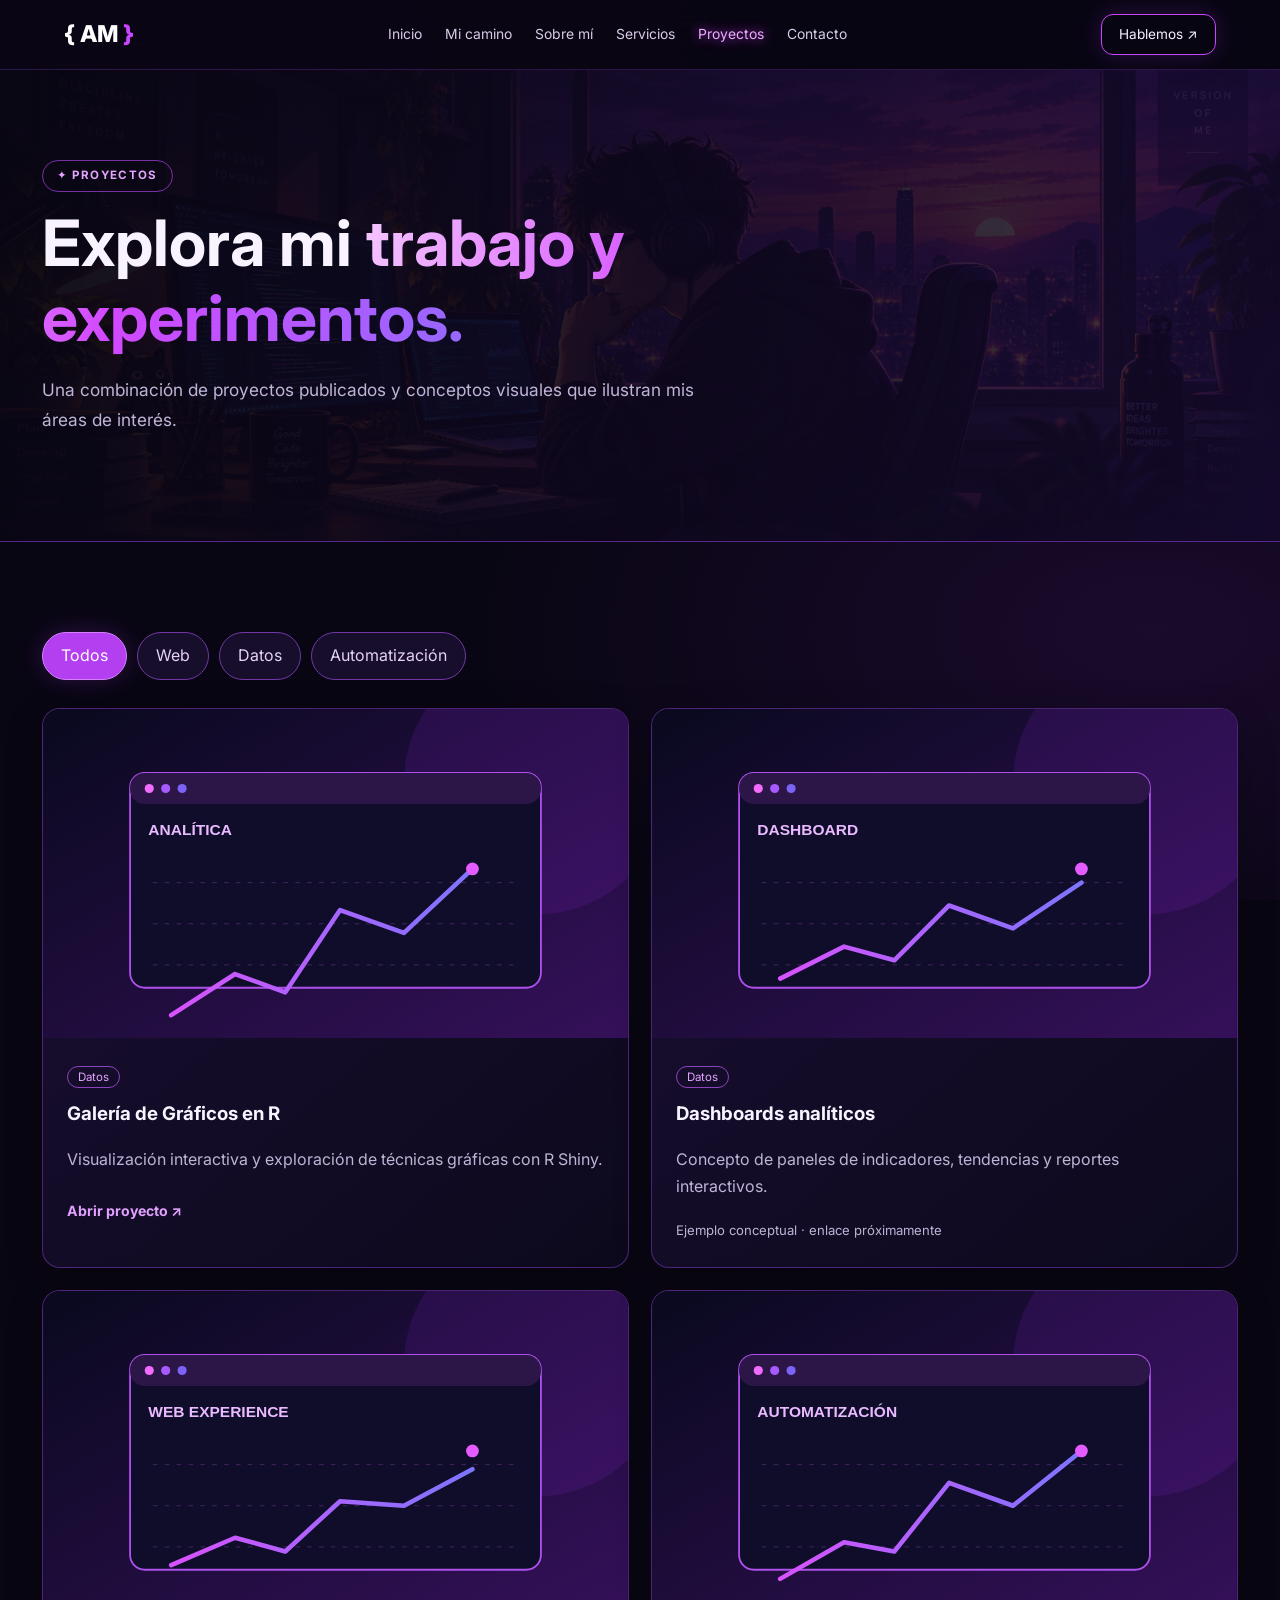
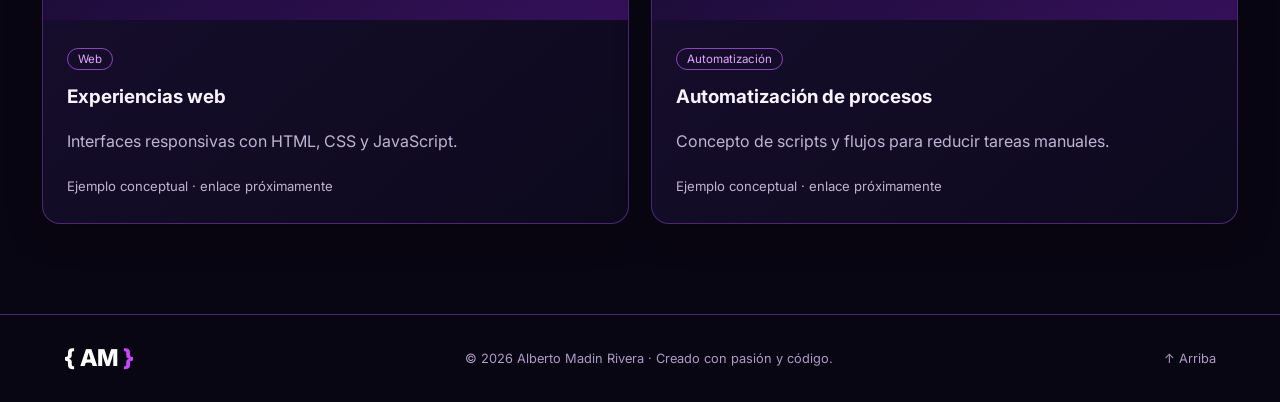
<file: PARTE 3. AGREGARLE JS AL HTML/proyectos.html>
<!doctype html>
<html lang="es">
    <head>
        <meta charset="utf-8">
        <meta name="viewport" content="width=device-width,initial-scale=1">
        <meta name="description" content="Portafolio profesional de Alberto Madin Rivera: desarrollo web, análisis de datos y automatización.">
        <meta name="theme-color" content="#090614">
        <title>Proyectos | Alberto Madin Rivera</title>
        <link rel="stylesheet" href="css/styles.css">
    </head>
    <body id="top">
        <div class="ambient" aria-hidden="true">            
        </div>
        <header class="site-header">
            <a class="brand" href="index.html" aria-label="Ir al inicio">{ AM<span> }</span></a>
            <button class="menu-toggle" aria-label="Abrir menú" aria-expanded="false">☰</button>
            <nav class="nav" aria-label="Navegación principal">
                <a href="index.html">Inicio</a>
                <a href="inicio.html">Mi camino</a>
                <a href="sobre-mi.html">Sobre mí</a>
                <a href="servicios.html">Servicios</a>
                <a href="proyectos.html">Proyectos</a>
                <a href="contacto.html">Contacto</a>
            </nav>
            <a class="header-cta" href="contacto.html">Hablemos ↗</a>
        </header>
        <main>
            <section class="page-hero">
                <div class="container narrow reveal">
                    <span class="eyebrow">✦ PROYECTOS</span>
                    <h1>Explora mi <span class="gradient-text">trabajo y experimentos.</span></h1>
                    <p>Una combinación de proyectos publicados y conceptos visuales que ilustran mis áreas de interés.</p>
                </div>
            </section>
            <section class="section">
                <div class="filter-bar" role="group" aria-label="Filtrar proyectos">
                    <button class="filter active" data-filter="Todos" aria-pressed="true">Todos</button>
                    <button class="filter" data-filter="Web" aria-pressed="false">Web</button>
                    <button class="filter" data-filter="Datos" aria-pressed="false">Datos</button>
                    <button class="filter" data-filter="Automatización" aria-pressed="false">Automatización</button>
                </div>
                <div class="grid two filter-grid">
                    <article class="glass project-card reveal" data-category="Datos">
                        <img loading="lazy" src="assets/project-data.svg" alt="Ilustración conceptual de Galería de Gráficos en R">
                        <div class="project-info">
                            <span class="pill">Datos</span>
                            <h3>Galería de Gráficos en R</h3>
                            <p>Visualización interactiva y exploración de técnicas gráficas con R Shiny.</p>
                            <a class="text-link" href="https://j4ii0i-alberto-madin0rivera.shinyapps.io/Graph_Gallery/" target="_blank" rel="noopener noreferrer">Abrir proyecto ↗</a>
                        </div>
                    </article>
                    <article class="glass project-card reveal" data-category="Datos">
                        <img loading="lazy" src="assets/project-dashboard.svg" alt="Ilustración conceptual de Dashboards analíticos">
                        <div class="project-info">
                            <span class="pill">Datos</span>
                            <h3>Dashboards analíticos</h3>
                            <p>Concepto de paneles de indicadores, tendencias y reportes interactivos.</p>
                            <span class="muted small">Ejemplo conceptual · enlace próximamente</span>
                        </div>
                    </article>
                    <article class="glass project-card reveal" data-category="Web">
                        <img loading="lazy" src="assets/project-web.svg" alt="Ilustración conceptual de Experiencias web">
                        <div class="project-info">
                            <span class="pill">Web</span>
                            <h3>Experiencias web</h3>
                            <p>Interfaces responsivas con HTML, CSS y JavaScript.</p>
                            <span class="muted small">Ejemplo conceptual · enlace próximamente</span>
                        </div>
                    </article>
                    <article class="glass project-card reveal" data-category="Automatización">
                        <img loading="lazy" src="assets/project-automation.svg" alt="Ilustración conceptual de Automatización de procesos">
                        <div class="project-info">
                            <span class="pill">Automatización</span>
                            <h3>Automatización de procesos</h3>
                            <p>Concepto de scripts y flujos para reducir tareas manuales.</p>
                            <span class="muted small">Ejemplo conceptual · enlace próximamente</span>
                        </div>
                    </article>
                </div>
            </section>
        </main>
        <footer>
            <a class="brand" href="index.html">{ AM<span> }</span></a>
            <p>© 2026 Alberto Madin Rivera · Creado con pasión y código.</p>
            <a href="#top" aria-label="Volver arriba">↑ Arriba</a>
        </footer>
        <button class="to-top" aria-label="Volver arriba">↑</button>
        <script src="js/main.js" defer></script>
    </body>
</html>
</file>
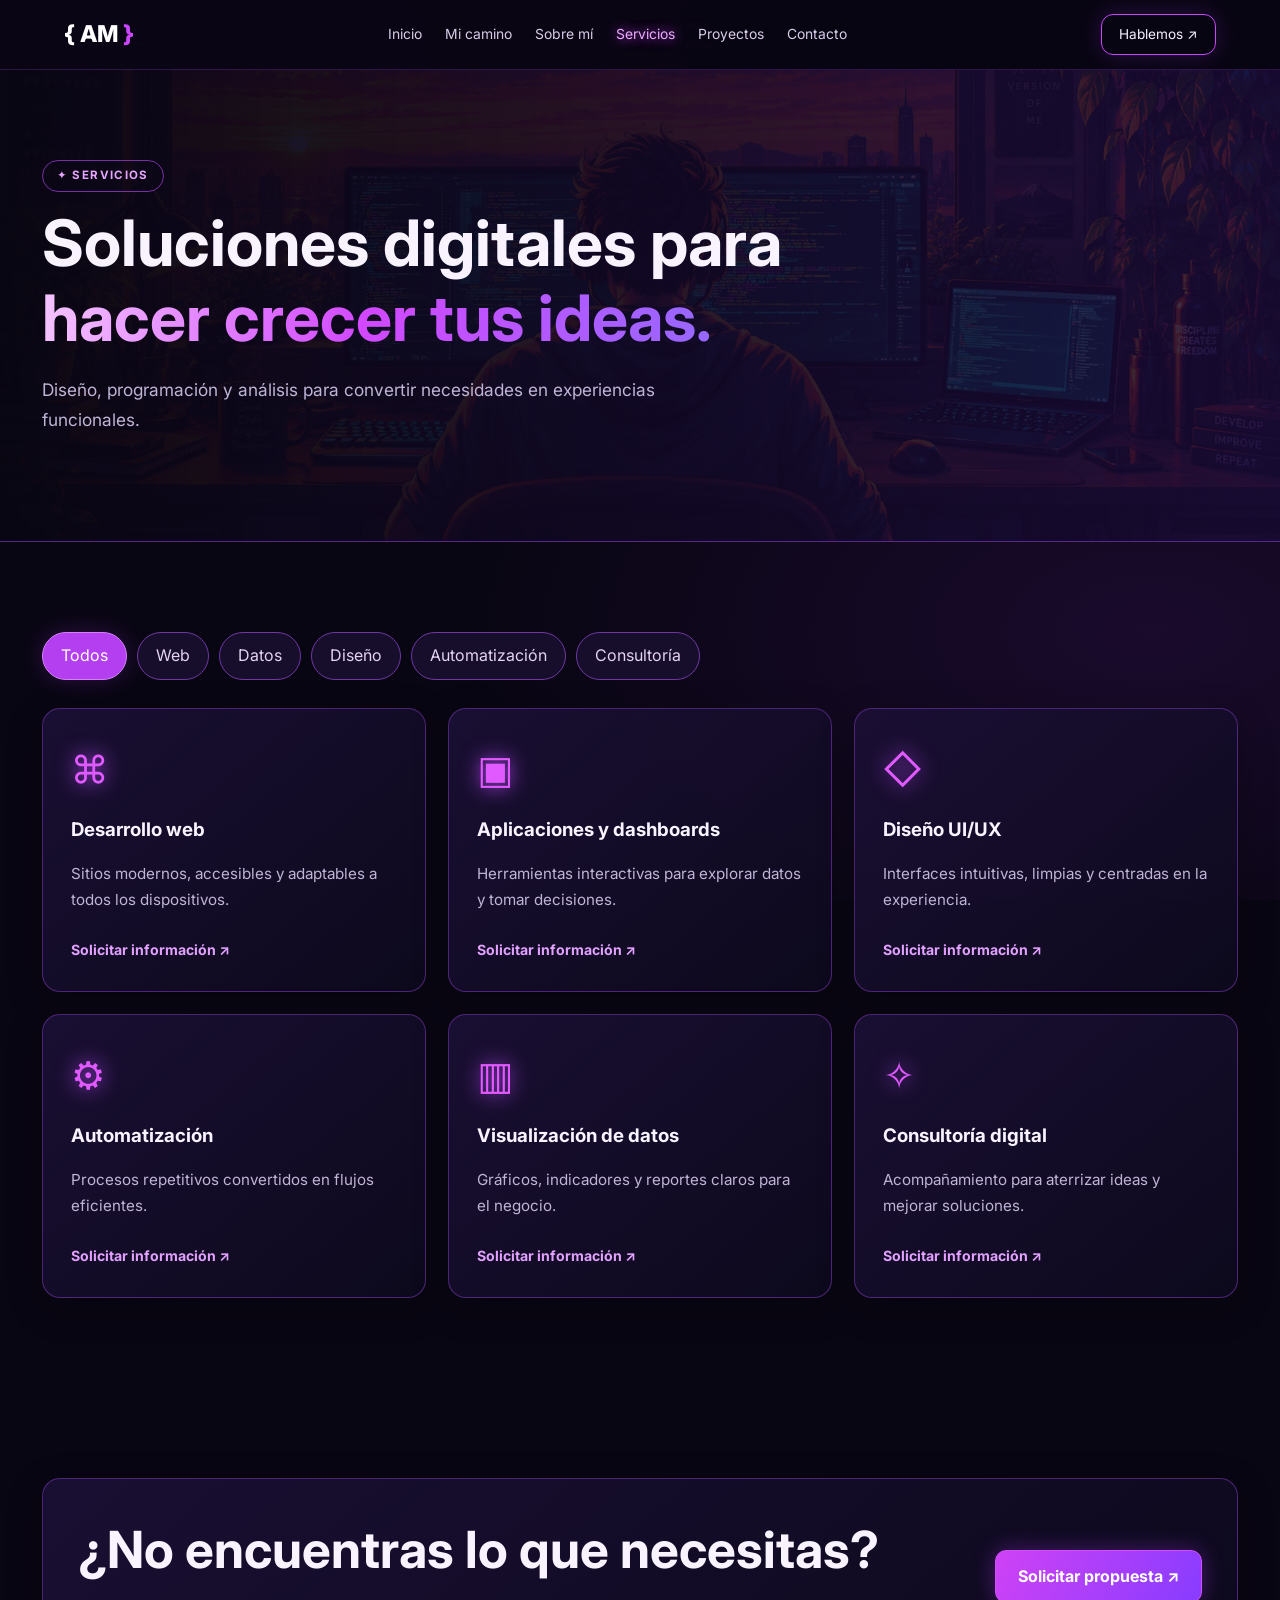
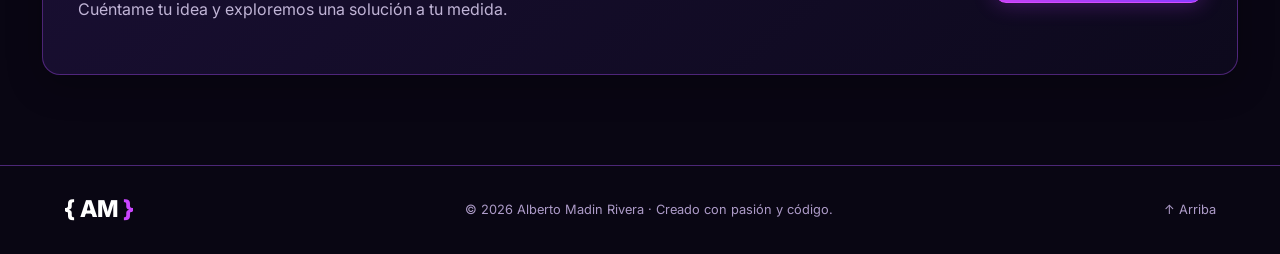
<file: PARTE 3. AGREGARLE JS AL HTML/servicios.html>
<!doctype html>
<html lang="es">
    <head>
        <meta charset="utf-8"><meta name="viewport" content="width=device-width,initial-scale=1">
        <meta name="description" content="Portafolio profesional de Alberto Madin Rivera: desarrollo web, análisis de datos y automatización.">
        <meta name="theme-color" content="#090614">
        <title>Servicios | Alberto Madin Rivera</title>
        <link rel="stylesheet" href="css/styles.css">
    </head>
    <body id="top">
        <div class="ambient" aria-hidden="true"></div>
        <header class="site-header">
            <a class="brand" href="index.html" aria-label="Ir al inicio">{ AM<span> }</span></a>
            <button class="menu-toggle" aria-label="Abrir menú" aria-expanded="false">☰</button>
            <nav class="nav" aria-label="Navegación principal">
                <a href="index.html">Inicio</a>
                <a href="inicio.html">Mi camino</a>
                <a href="sobre-mi.html">Sobre mí</a>
                <a href="servicios.html">Servicios</a>
                <a href="proyectos.html">Proyectos</a>
                <a href="contacto.html">Contacto</a>
            </nav>
            <a class="header-cta" href="contacto.html">Hablemos ↗</a>
        </header>
        <main>
            <section class="page-hero services-banner">
                <div class="container narrow reveal">
                    <span class="eyebrow">✦ SERVICIOS</span>
                    <h1>Soluciones digitales para <span class="gradient-text">hacer crecer tus ideas.</span></h1>
                    <p>Diseño, programación y análisis para convertir necesidades en experiencias funcionales.</p>
                </div>
            </section>
            <section class="section">
                <div class="filter-bar" role="group" aria-label="Filtrar servicios">
                    <button class="filter active" data-filter="Todos" aria-pressed="true">Todos</button>
                    <button class="filter" data-filter="Web" aria-pressed="false">Web</button>
                    <button class="filter" data-filter="Datos" aria-pressed="false">Datos</button>
                    <button class="filter" data-filter="Diseño" aria-pressed="false">Diseño</button>
                    <button class="filter" data-filter="Automatización" aria-pressed="false">Automatización</button>
                    <button class="filter" data-filter="Consultoría" aria-pressed="false">Consultoría</button>
                </div>
                <div class="grid three filter-grid">
                    <article class="glass service-card reveal" data-category="Web">
                        <div class="service-icon">⌘</div>
                        <h3>Desarrollo web</h3>
                        <p>Sitios modernos, accesibles y adaptables a todos los dispositivos.</p>
                        <a class="text-link" href="contacto.html?servicio=Desarrollo web">Solicitar información ↗</a>
                    </article>
                    <article class="glass service-card reveal" data-category="Datos">
                        <div class="service-icon">▣</div>
                        <h3>Aplicaciones y dashboards</h3>
                        <p>Herramientas interactivas para explorar datos y tomar decisiones.</p>
                        <a class="text-link" href="contacto.html?servicio=Aplicaciones y dashboards">Solicitar información ↗</a>
                    </article>
                    <article class="glass service-card reveal" data-category="Diseño">
                        <div class="service-icon">◇</div>
                        <h3>Diseño UI/UX</h3>
                        <p>Interfaces intuitivas, limpias y centradas en la experiencia.</p>
                        <a class="text-link" href="contacto.html?servicio=Diseño UI/UX">Solicitar información ↗</a>
                    </article>
                    <article class="glass service-card reveal" data-category="Automatización">
                        <div class="service-icon">⚙</div>
                        <h3>Automatización</h3>
                        <p>Procesos repetitivos convertidos en flujos eficientes.</p>
                        <a class="text-link" href="contacto.html?servicio=Automatización">Solicitar información ↗</a>
                    </article>
                    <article class="glass service-card reveal" data-category="Datos">
                        <div class="service-icon">▥</div>
                        <h3>Visualización de datos</h3>
                        <p>Gráficos, indicadores y reportes claros para el negocio.</p>
                        <a class="text-link" href="contacto.html?servicio=Visualización de datos">Solicitar información ↗</a>
                    </article>
                    <article class="glass service-card reveal" data-category="Consultoría">
                        <div class="service-icon">✧</div>
                        <h3>Consultoría digital</h3>
                        <p>Acompañamiento para aterrizar ideas y mejorar soluciones.</p>
                        <a class="text-link" href="contacto.html?servicio=Consultoría digital">Solicitar información ↗</a>
                    </article>
                </div>
            </section>
            <section class="section">
                <div class="cta glass reveal">
                    <div>
                        <h2>¿No encuentras lo que necesitas?</h2>
                        <p>Cuéntame tu idea y exploremos una solución a tu medida.</p>
                    </div>
                    <a class="btn " href="contacto.html">Solicitar propuesta ↗</a>
                </div>
            </section>
        </main>
        <footer>
            <a class="brand" href="index.html">{ AM<span> }</span></a>
            <p>© 2026 Alberto Madin Rivera · Creado con pasión y código.</p>
            <a href="#top" aria-label="Volver arriba">↑ Arriba</a>
        </footer>
        <button class="to-top" aria-label="Volver arriba">↑</button>
        <script src="js/main.js" defer></script>
    </body>
</html>
</file>
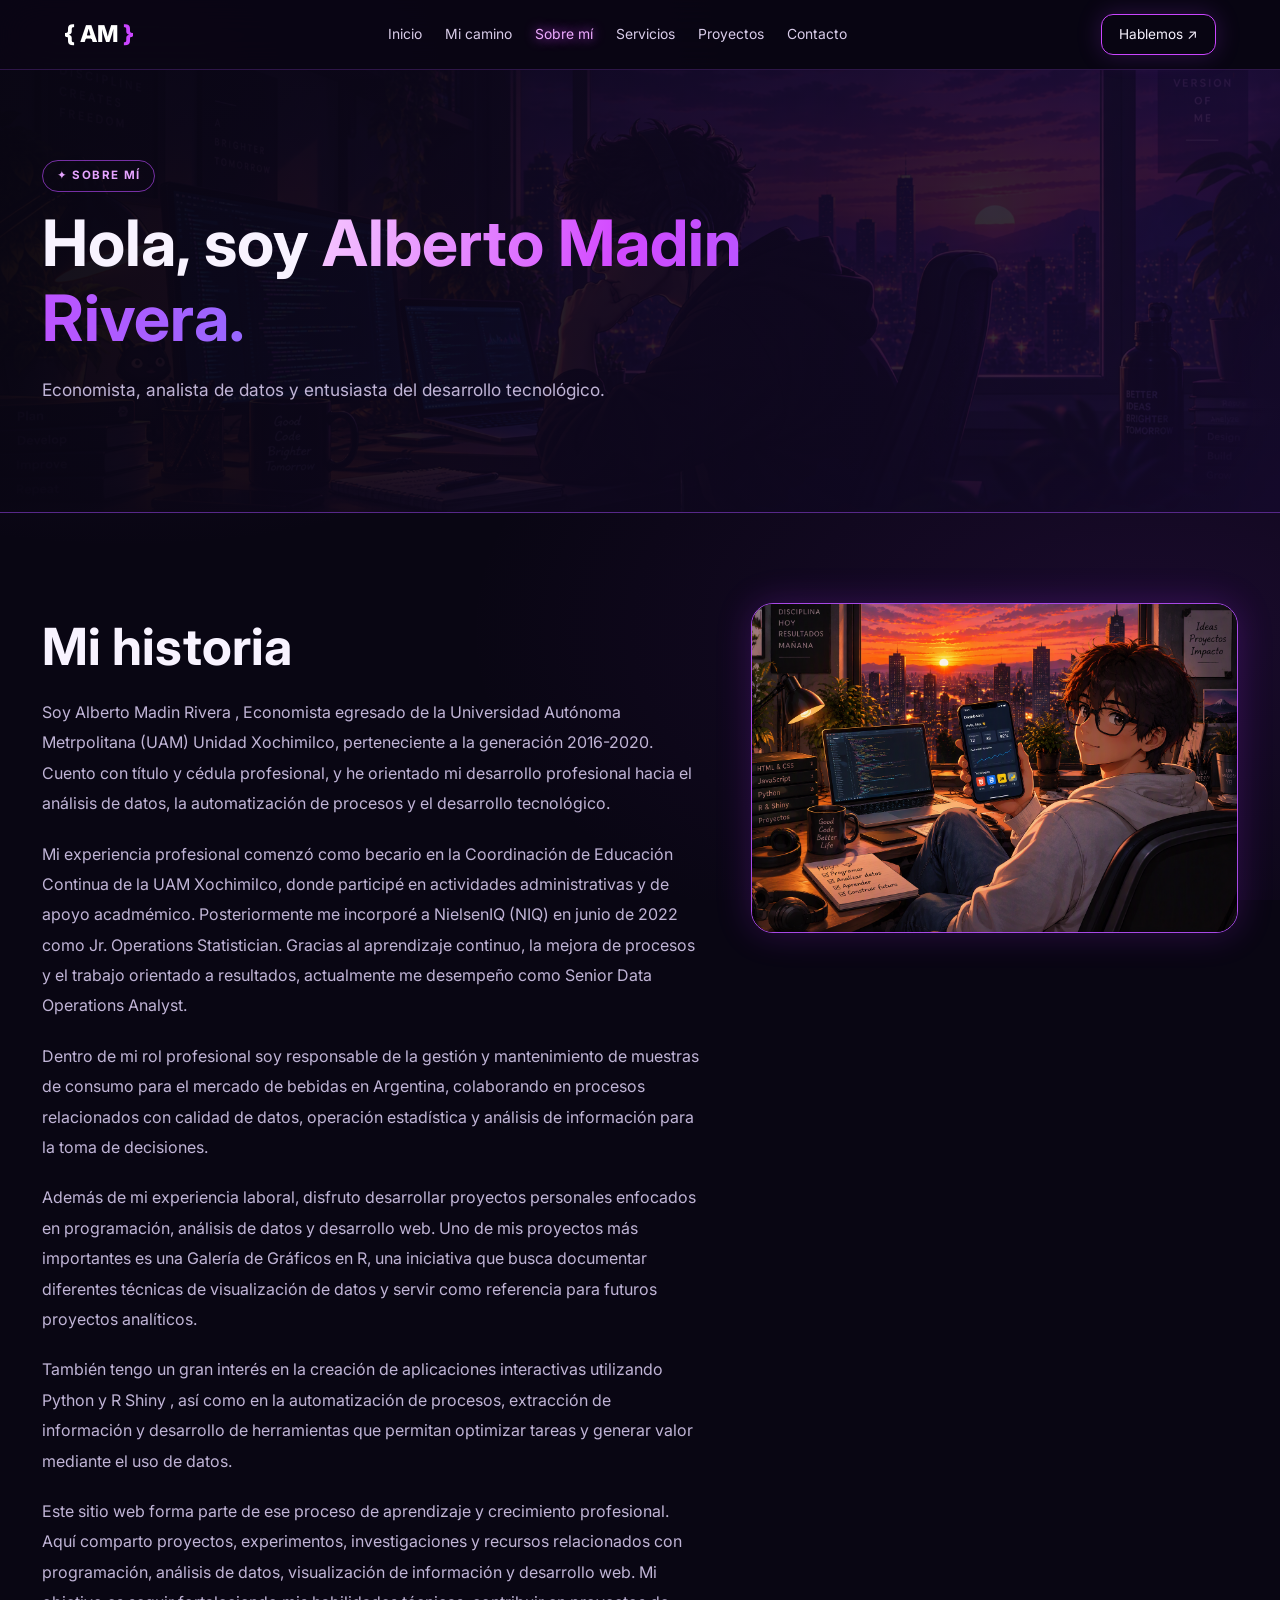
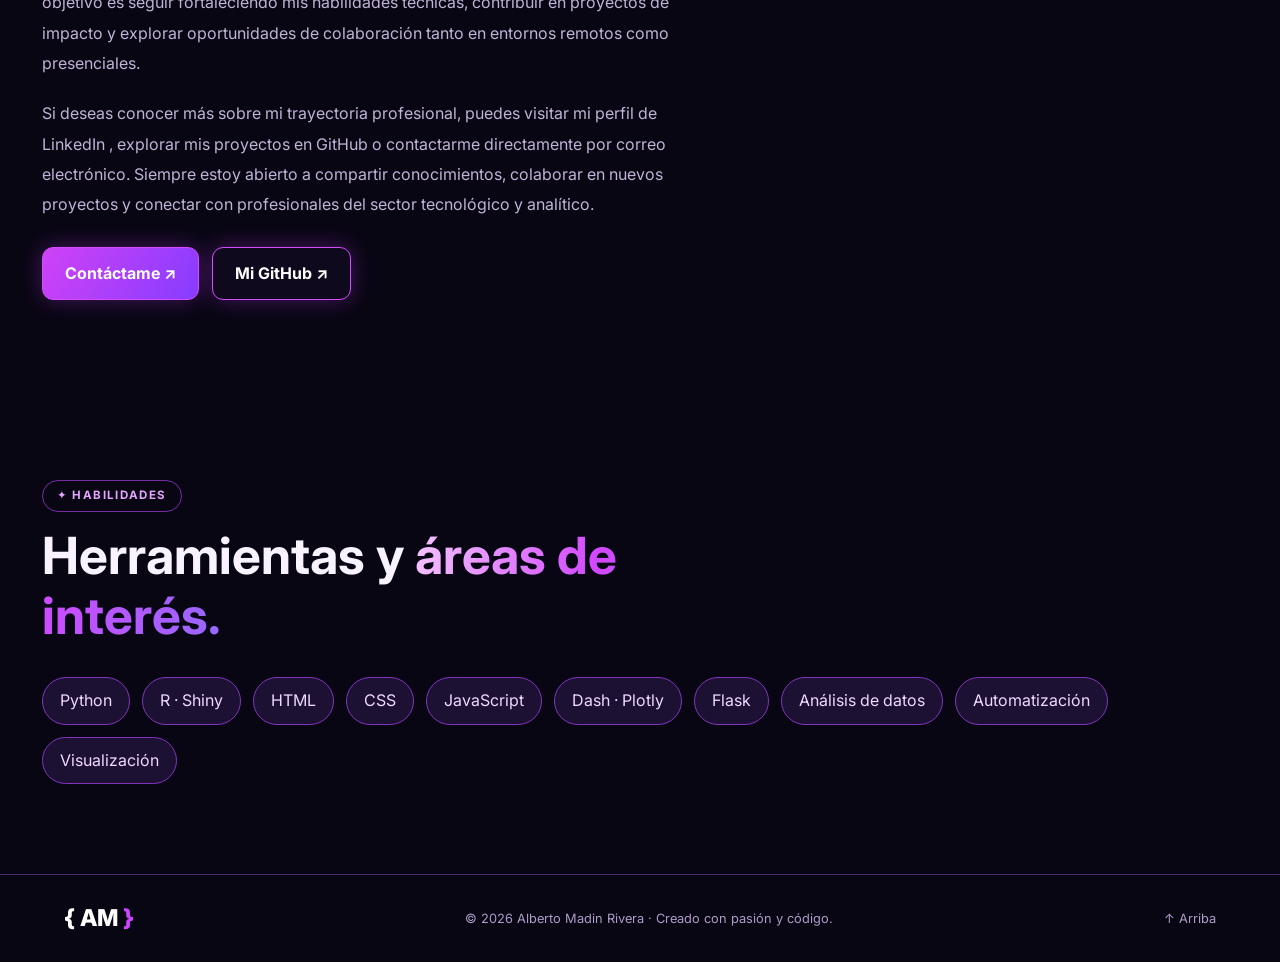
<file: PARTE 3. AGREGARLE JS AL HTML/sobre-mi.html>
<!doctype html>
<html lang="es">
    <head>
        <meta charset="utf-8">
        <meta name="viewport" content="width=device-width,initial-scale=1">
        <meta name="description" content="Portafolio profesional de Alberto Madin Rivera: desarrollo web, análisis de datos y automatización.">
        <meta name="theme-color" content="#090614">
        <title>Sobre-Mi | Alberto Madin Rivera</title>
        <link rel="stylesheet" href="css/styles.css">
    </head><body id="top">
        <div class="ambient" aria-hidden="true"></div>
        <header class="site-header">
            <a class="brand" href="index.html" aria-label="Ir al inicio">{ AM<span> }</span></a>
            <button class="menu-toggle" aria-label="Abrir menú" aria-expanded="false">☰</button>
            <nav class="nav" aria-label="Navegación principal">
                <a href="index.html">Inicio</a>
                <a href="inicio.html">Mi camino</a>
                <a href="sobre-mi.html">Sobre mí</a>
                <a href="servicios.html">Servicios</a>
                <a href="proyectos.html">Proyectos</a>
                <a href="contacto.html">Contacto</a>
            </nav>
            <a class="header-cta" href="contacto.html">Hablemos ↗</a>
        </header>
        <main>
            <section class="page-hero">
                <div class="container narrow reveal"><span class="eyebrow">✦ SOBRE MÍ</span>
                    <h1>Hola, soy <span class="gradient-text">Alberto Madin Rivera.</span></h1>
                    <p>Economista, analista de datos y entusiasta del desarrollo tecnológico.</p>
                </div>
            </section>
            <section class="section split about"><div class="reveal">
                <h2>Mi historia</h2>
                <p>
                    Soy Alberto Madin Rivera , Economista egresado de la Universidad Autónoma Metrpolitana (UAM) 
                    Unidad Xochimilco, perteneciente a la generación 2016-2020. Cuento con título y cédula 
                    profesional, y he orientado mi desarrollo profesional hacia el análisis de 
                    datos, la automatización de procesos y el desarrollo tecnológico.
                </p>
                <p>
                    Mi experiencia profesional comenzó como becario en la Coordinación de Educación Continua 
                    de la UAM Xochimilco, donde participé en actividades administrativas y de apoyo acadmémico. 
                    Posteriormente me incorporé a NielsenIQ (NIQ) en junio de 2022 como 
                    Jr. Operations Statistician. Gracias al aprendizaje continuo, la mejora de procesos y 
                    el trabajo orientado a resultados, actualmente me desempeño como Senior 
                    Data Operations Analyst.
                </p>
                <p>
                    Dentro de mi rol profesional soy responsable de la gestión y mantenimiento de 
                    muestras de consumo para el mercado de bebidas en Argentina, colaborando en procesos 
                    relacionados con calidad de datos, operación estadística y análisis de información 
                    para la toma de decisiones.
                </p>
                <p>
                    Además de mi experiencia laboral, disfruto desarrollar proyectos personales enfocados 
                    en programación, análisis de datos y desarrollo web. Uno de mis proyectos más importantes 
                    es una Galería de Gráficos en R, una iniciativa que busca documentar diferentes 
                    técnicas de visualización de datos y servir como 
                    referencia para futuros proyectos analíticos.
                </p>
                <p>
                    También tengo un gran interés en la creación de aplicaciones interactivas utilizando 
                    Python y R Shiny , así como en la automatización de procesos, extracción de 
                    información y desarrollo de herramientas que permitan optimizar tareas y generar 
                    valor mediante el uso de datos.
                </p>
                <p>
                    Este sitio web forma parte de ese proceso de aprendizaje y crecimiento profesional. 
                    Aquí comparto proyectos, experimentos, investigaciones y recursos relacionados con 
                    programación, análisis de datos, visualización de información y desarrollo web. 
                    Mi objetivo es seguir fortaleciendo mis habilidades técnicas, contribuir en proyectos 
                    de impacto y explorar oportunidades de colaboración tanto en entornos remotos como presenciales.
                </p>
                <p>
                    Si deseas conocer más sobre mi trayectoria profesional, puedes visitar mi perfil de LinkedIn , 
                    explorar mis proyectos en GitHub o contactarme directamente por correo electrónico. 
                    Siempre estoy abierto a compartir conocimientos, colaborar en nuevos proyectos y conectar con 
                    profesionales del sector tecnológico y analítico.
                </p>
                <div class="actions">
                    <a class="btn " href="contacto.html">Contáctame ↗</a>
                    <a class="btn btn-outline" href="https://github.com/AlbertoMadinRivera">Mi GitHub ↗</a>
                </div>
            </div>
            <img class="framed-image sticky-image reveal" src="assets/Designer_sobre_mi.png" alt="Ilustración de trabajo en programación">
        </section>
        <section class="section">
            <div class="section-head">
                <span class="eyebrow">✦ HABILIDADES</span>
                <h2>Herramientas y <span class="gradient-text">áreas de interés.</span></h2>
            </div>
            <div class="tags">
                <span>Python</span>
                <span>R · Shiny</span>
                <span>HTML</span>
                <span>CSS</span>
                <span>JavaScript</span>
                <span>Dash · Plotly</span>
                <span>Flask</span>
                <span>Análisis de datos</span>
                <span>Automatización</span>
                <span>Visualización</span></div>
            </section>
        </main>
        <footer>
            <a class="brand" href="index.html">{ AM<span> }</span></a>
            <p>© 2026 Alberto Madin Rivera · Creado con pasión y código.</p>
            <a href="#top" aria-label="Volver arriba">↑ Arriba</a>
        </footer>
        <button class="to-top" aria-label="Volver arriba">↑</button>
        <script src="js/main.js" defer></script>
    </body>
</html>
</file>
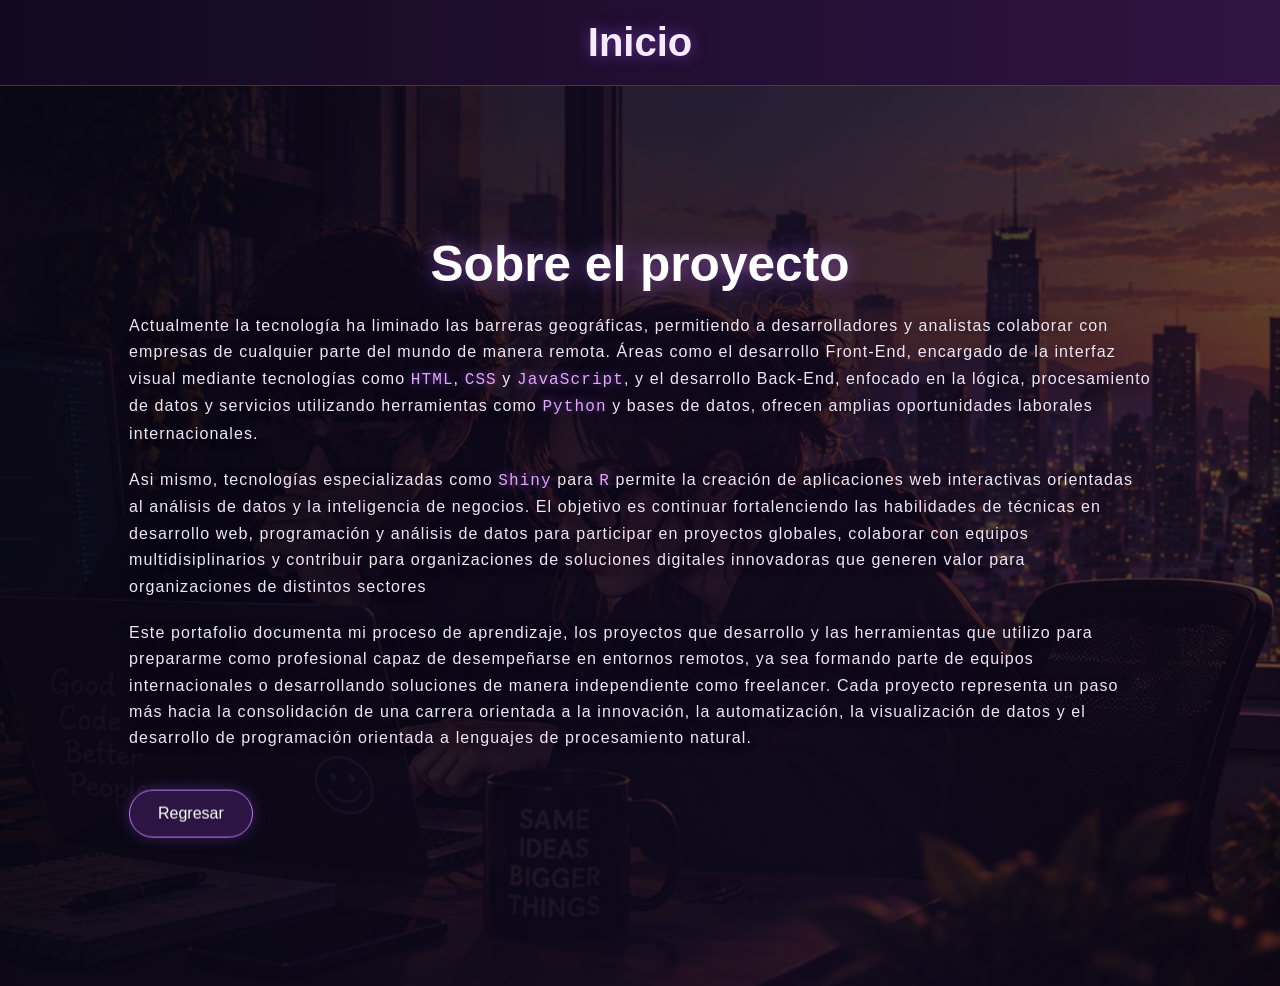
<file: PARTE 2. CSS CON HTML/portfolio/inicio.html>
<!DOCTYPE html>
<html lang="es">
<head>
    <meta charset="UTF-8">
    <meta name="viewport" content="width=device-width, initial-scale=1.0">
    <title>Inicio</title>
    <link rel="preload" href="css/styles.css" as="style">
    <link rel="stylesheet" href="css/styles.css">
</head>

<header>
    <b>Inicio</b>
</header>

<body>
    <section class="hero">
        <img src="img/Designer.png" alt="">
        <div class="overlay">
        </div>
        <div class="hero-contenido">
            <h1>Sobre el proyecto</h1>
            <p>
                Actualmente la tecnología ha liminado las barreras geográficas,
                permitiendo a desarrolladores y analistas colaborar con empresas de cualquier
                parte del mundo de manera remota. Áreas como el desarrollo Front-End, encargado de la interfaz 
                visual mediante tecnologías como <code>HTML</code>, <code>CSS</code> y <code>JavaScript</code>, y el desarrollo Back-End, 
                enfocado en la lógica, procesamiento de datos y servicios utilizando herramientas como 
                <code>Python</code> y bases de datos, ofrecen amplias oportunidades laborales internacionales.
            </p>
            <p>
                Asi mismo, tecnologías especializadas como <code>Shiny</code> para <code>R</code> permite la
                creación de aplicaciones web interactivas orientadas al análisis de datos y la inteligencia de negocios. 
                El objetivo es continuar fortalenciendo las habilidades de técnicas en desarrollo web,
                programación y análisis de datos para participar en proyectos globales,
                colaborar con equipos multidisiplinarios y contribuir para organizaciones de soluciones digitales innovadoras 
                que generen valor para organizaciones de distintos sectores
            </p>
            <p>
                Este portafolio documenta mi proceso de aprendizaje, los proyectos que desarrollo y las herramientas que 
                utilizo para prepararme como profesional capaz de desempeñarse en entornos remotos, ya sea formando 
                parte de equipos internacionales o desarrollando soluciones de manera independiente como freelancer. Cada
                proyecto representa un paso más hacia la consolidación de una carrera orientada a la innovación, la 
                automatización, la visualización de datos y el desarrollo de programación orientada a lenguajes de procesamiento natural.
            </p>

            <br>
            <a href="../index.html" class="btn">
                Regresar
            </a>
        </div>
    </section>
</body>
</html>
</file>
<file: PARTE 2. CSS CON HTML/css/styles.css>
/* Estilo general del h1 */
h1 {
    background: linear-gradient(
        to right,
        #eceff1,
        #ffffff
    );
    color: #607d8b;
    text-align: center;
    font-family: "Century Gothic", Arial, sans-serif;
    padding: 20px;
}

/* Estilo general del h2 */
h2{
    color: #78909c;
    font-family: "Century Gothic", Arial, sans-serif;
    text-align: center;
    font-size: 1.5rem;
    font-weight: 300;
    letter-spacing: 2px;
    text-transform: uppercase;
    margin-top: 20px;
}

/* Estilo del menú de navegación */
nav {
    background: linear-gradient(
        to right,
        #455a64,
        #607d8b
    );

    padding: 18px;

    display: flex;
    justify-content: center;
    gap: 30px;

    box-shadow: 0px 3px 10px rgba(0,0,0,0.2);
}

/* Estilo de los enlaces del menú de navegación */
nav a {
    color: white;
    text-decoration: none;
    font-family: "Century Gothic", Arial, sans-serif;
    font-size: 18px;
    font-weight: bold;
    transition: 0.3s;
}

/* Estilo de los enlaces del menú de navegación al pasar el mouse */
nav a:hover {
    color: #ffd54f;
}

/* Estilo de la sección */
img{
    width: 100%;
    height: 80vh;
    object-fit: cover;
    object-position: center;
    display: block;
    border-radius: 0 0 15px 15px;
}

/* Estilo de la ubicación2 CDMX*/
.ubicacion{
    color: #ffffff !important;
    background: linear-gradient(
        to right,
        #455a64,
        #607d8b
    );
    font-family: "Century Gothic", sans-serif;
    font-size: 18px;
    font-weight: bold;
    text-align: center;
    padding: 15px;
    letter-spacing: 4px;
    text-transform: uppercase;
    border-radius: 10px;
    text-shadow:
        0 1px 3px rgba(0,0,0,.4);
}

/* Estilo de la sección */
.section1 h2{
    color: #607d8b;
    font-family: "Century Gothic", sans-serif;
}

/* Estilo de los párrafos de la sección */
.section1 p{
    color: #455a64;
    font-family: "Century Gothic", sans-serif;
    line-height: 1.6;
}

.section1 a{
    text-align: center;
    display: block;
    width: fit-content;
    margin: 20px auto;
    padding: 12px 24px;
    background: transparent;
    color: #607d8b;
    text-decoration: none;
    border-radius: 30px;
    font-family: "Century Gothic", sans-serif;
    font-weight: 600;
    transition:.3s ease;
}

.section1 a:hover{
    background: #607d8b;
    color: white;
}

/* =========================
   CONTENEDOR PRINCIPAL
========================= */
main{
    width: 90%;
    max-width: 1200px;
    margin: 60px auto;
}

/* =========================
   GRID DE SERVICIOS
========================= */
.servicios{
    display: grid;
    grid-template-columns: repeat(3, 1fr);
    gap: 30px;
}

/* =========================
   TARJETAS DE SERVICIO
========================= */
.servicios section{
    background: linear-gradient(
        145deg,
        #ffffff,
        #f5f7fa
    );

    border-radius: 25px;
    padding: 35px 25px;

    text-align: center;

    box-shadow:
        0 8px 25px rgba(0,0,0,0.08);

    transition: all 0.35s ease;

    border-top: 5px solid #607d8b;
}

.servicios section:hover{
    transform: translateY(-10px);
    box-shadow:
        0 15px 35px rgba(0,0,0,0.15);
}

/* =========================
   ICONOS
========================= */
.servicios svg{
    width: 70px;
    height: 70px;

    stroke: #607d8b;

    padding: 15px;

    background-color: #eceff1;

    border-radius: 50%;

    margin-bottom: 20px;
}

/* =========================
   TITULOS
========================= */
.servicios h3{
    color: #455a64;
    font-family: "Century Gothic", Arial, sans-serif;
    font-size: 1.4rem;
    margin-bottom: 20px;
}

/* =========================
   TEXTO
========================= */
.servicios p{
    color: #546e7a;
    font-family: "Century Gothic", Arial, sans-serif;
    line-height: 1.8;
}

/* =========================
   RESPONSIVE
========================= */
@media (max-width: 900px){

    .servicios{
        grid-template-columns: 1fr;
    }

}


/* SECCIÓN DE CONTACTO FORM*/
/* ==========================
   SECCIÓN CONTACTO
========================== */
form{
    max-width: 800px;
    margin: 50px auto;
}

/* ==========================
   CONTENEDOR
========================== */
fieldset{
    border: none;
    background: #ffffff;
    padding: 40px;
    border-radius: 25px;
    box-shadow:
        0 10px 30px rgba(0,0,0,.08);
}

/* ==========================
   TÍTULO DEL FORMULARIO
========================== */

legend{
    width: 100%;
    text-align: center;
    font-family: "Century Gothic", sans-serif;
    font-size: 1.3rem;
    font-weight: bold;
    color: #455a64;
    margin-bottom: 30px;
}

/* ==========================
   CAMPOS
========================== */
fieldset div{
    margin-bottom: 20px;
}

/* ==========================
   LABELS
========================== */
label{
    display: block;
    margin-bottom: 8px;
    color: #607d8b;
    font-family: "Century Gothic", sans-serif;
    font-weight: 600;
}

/* ==========================
   INPUTS Y TEXTAREA
========================== */
input,
textarea{
    width: 100%;
    padding: 15px;
    border: 1px solid #dce3e8;
    border-radius: 12px;
    font-family: "Century Gothic", sans-serif;
    font-size: 16px;
    background-color: #fafafa;
    transition: .3s ease;
    box-sizing: border-box;
}

/* ==========================
   EFECTO FOCUS
========================== */
input:focus,
textarea:focus{
    outline: none;
    border-color: #607d8b;
    box-shadow:
        0 0 10px rgba(96,125,139,.20);
}

/* ==========================
   ÁREA DE MENSAJE
========================== */
textarea{
    min-height: 150px;
    resize: vertical;
}

/* ==========================
   BOTÓN ENVIAR
========================== */
input[type="submit"]{
    width: auto;
    display: block;
    margin: 20px auto 0;
    padding: 14px 35px;
    background: transparent;
    color: #607d8b;
    border: 2px solid #607d8b;
    border-radius: 30px;
    cursor: pointer;
    font-weight: bold;
}

/* ==========================
   HOVER BOTÓN
========================== */
input[type="submit"]:hover{
    background: #607d8b;
    color: white;
    transform: translateY(-2px);
}

.hero{
    position: relative;
    width: 100%;
    height: 80vh;
    overflow: hidden;
    border-radius: 20px;
}
.hero img{
    width: 100%;
    height: 100%;
    object-fit: cover;
    display: block;
}
.hero::before{
    content: "";
    position: absolute;
    top: 0;
    left: 0;
    width: 100%;
    height: 100%;
    background: rgba(0,0,0,.45);
    z-index: 1;
}
.hero-contenido{
    position: absolute;
    top: 50%;
    left: 50%;
    transform: translate(-50%, -50%);
    z-index: 2;
    text-align: center;
    color: white;
}
.hero-contenido h2{
    color: white;
    font-size: 3rem;
    font-family: "Century Gothic", sans-serif;
    margin-bottom: 20px;
    text-shadow:
        0 3px 15px rgba(0,0,0,.5);
}
.hero-contenido p{
    font-size: 1.2rem;
    letter-spacing: 3px;
    margin-bottom: 25px;
    color: rgba(255,255,255,.9);
    text-shadow:
        0 2px 10px rgba(0,0,0,.5);
}
.hero-contenido a{
    display: inline-block;
    padding: 14px 28px;
    background: #607d8b;
    color: white;
    text-decoration: none;
    border-radius: 30px;
    transition: .3s;
}
.hero-contenido a:hover{
    background: #455a64;
    transform: translateY(-3px);
}

/* MENSAJE DE CONTACTO */
.mensaje-contacto{
    text-align: center;
    font-family: "Century Gothic", sans-serif;
    font-size: 1.2rem;
    color: #455a64;
    margin-top: 30px;
    margin-bottom: 30px;
    letter-spacing: 1px;
}

/* ==========================
   PIE DE PÁGINA*/
footer{
    margin-top: 60px;
    padding: 30px 20px;
    background: #455a64;
    text-align: center;
    border-radius: 20px 20px 0 0;
}

footer p{
    color: rgba(255,255,255,.85);
    font-family: "Century Gothic", sans-serif;
    font-size: 0.95rem;
    letter-spacing: 1px;
    margin: 0;
}

.btn-contactar{
    display: inline-block;
    padding: 18px 45px;
    font-family: "Century Gothic", sans-serif;
    font-size: 1.2rem;
    font-weight: bold;
    color: #ffffff;
    text-decoration: none;
    background: #78909c;
    border: none;
    border-radius: 50px;
    box-shadow:
        0 10px 25px rgba(0,0,0,.25),
        0 0 15px rgba(120,144,156,.3);
    transition: all .3s ease;
}

/* ===== DARK PURPLE NEON THEME - personalizable ===== */
:root{--neon:#bf74ff;--pink:#f078d6;--bg:#090715;--surface:#151025;--ink:#f6efff;--muted:#c4b5d7}
*{box-sizing:border-box}
html{scroll-behavior:smooth}
body{margin:0;background:radial-gradient(ellipse at 80% 0%,#28113f 0%,transparent 42%),var(--bg);color:var(--ink);font-family:'Century Gothic',Arial,sans-serif}
header,header h1,h1{background:linear-gradient(100deg,#100a20,#28103d)!important;color:#f9efff!important;text-shadow:0 0 22px #ad52ee88;box-shadow:none!important}
nav{background:#100b20ee!important;border-bottom:1px solid #8e49ba66;box-shadow:0 6px 25px #8f42d322!important;flex-wrap:wrap}
nav a{color:#f1e5ff!important}
nav a:hover,nav a:focus-visible{color:var(--neon)!important;text-shadow:0 0 12px #bd72ff}
h2,h3,.section1 h2,.servicios h3{color:#d69aff!important}
p,.section1 p{color:var(--muted)!important}
.hero{position:relative;isolation:isolate;overflow:hidden;background:#100a20}
.hero>img{width:100%;height:clamp(480px,78vh,850px);object-fit:cover;object-position:center;display:block}
.hero::after{content:'';position:absolute;inset:0;background:linear-gradient(90deg,#090715db 0%,#10091b88 48%,#12091c33 100%);pointer-events:none;z-index:0}
.hero-contenido{position:absolute;z-index:2;left:7%;top:50%;transform:translateY(-50%);width:min(650px,86%);text-align:left;color:white}
.hero-contenido h1,.hero-contenido h2{color:#fff!important;text-align:left!important;background:transparent!important;padding:0!important;font-size:clamp(1.6rem,4vw,3.4rem);line-height:1.2;text-shadow:0 0 22px #bb64eeaa}
.hero-contenido p{color:#f0e2ff!important}
.ubicacion{display:inline-block;max-width:100%;background:#211037cc!important;border:1px solid #bb71ff99;border-radius:12px!important;letter-spacing:2px!important;color:#f5eaff!important;font-size:clamp(.75rem,1.4vw,1rem)!important}
.btn-contactar,.hero-contenido a,.section1 a,.btn{display:inline-block!important;background:#29113c!important;color:#f7e9ff!important;border:1px solid var(--neon)!important;border-radius:10px!important;text-decoration:none!important;padding:12px 24px!important;box-shadow:0 0 14px #b86eff33;transition:transform .25s,box-shadow .25s,background .25s}
.btn-contactar:hover,.hero-contenido a:hover,.section1 a:hover,.btn:hover{background:#7435a7!important;color:white!important;transform:translateY(-3px);box-shadow:0 0 25px #c577ff99}
main{color:var(--ink)}
.servicios section,.servicio,.card{background:linear-gradient(145deg,#20132f,#100d1d)!important;border:1px solid #75429a88!important;border-top:3px solid var(--neon)!important;color:var(--ink)!important;box-shadow:0 12px 30px #0006!important}
.servicios section:hover,.servicio:hover,.card:hover{transform:translateY(-6px);border-color:#d08aff!important;box-shadow:0 12px 34px #aa55ff55!important}
.servicios svg{stroke:var(--neon)!important;background:#281638!important}
.servicios p,.servicio p{color:#cdbbdb!important}
footer{background:#0e091b!important;color:#cbb6db!important;border-top:1px solid #633a86}
a:focus-visible{outline:2px solid #dfb2ff;outline-offset:4px}
@media(max-width:700px){nav{gap:12px;padding:16px}nav a{font-size:14px}.hero>img{height:620px;object-position:57% center}.hero::after{background:linear-gradient(90deg,#090715e8,#0907158a)}.hero-contenido{left:6%;width:88%}.servicios{grid-template-columns:1fr!important}main{width:92%!important;margin:35px auto!important}}
@media(prefers-reduced-motion:reduce){*,*::before,*::after{transition:none!important;scroll-behavior:auto!important}}
</file>
<file: PARTE 3. AGREGARLE JS AL HTML/css/styles.css>
@import url('https://fonts.googleapis.com/css2?family=Inter:wght@400;500;600;700;800&display=swap');:root{--bg:#090613;--surface:#130d26;--surface2:#1b1033;--ink:#f8f3ff;--muted:#c0b4d6;--accent:#ca45ff;--accent2:#8b5cf6;--line:#68359c;--shadow:0 0 25px #b43dff35}*{box-sizing:border-box}html{scroll-behavior:smooth}body{margin:0;background:var(--bg);color:var(--ink);font:16px/1.7 Inter,system-ui,sans-serif;overflow-x:hidden}a{color:inherit;text-decoration:none}button,input,textarea,select{font:inherit}button{cursor:pointer}.ambient{position:fixed;inset:0;z-index:-1;pointer-events:none;background:radial-gradient(ellipse at 10% 10%,#59208735,transparent 40%),radial-gradient(ellipse at 90% 70%,#6b20a62c,transparent 42%),#090613}.site-header{position:sticky;top:0;z-index:20;display:flex;align-items:center;justify-content:space-between;gap:20px;padding:14px clamp(20px,5vw,90px);background:#090613e8;backdrop-filter:blur(20px);border-bottom:1px solid #7d3eb950}.brand{font-size:1.45rem;font-weight:800;white-space:nowrap;color:#fff}.brand span{color:var(--accent)}.nav{display:flex;gap:clamp(10px,1.8vw,28px);align-items:center}.nav a{font-size:.87rem;color:#d9cce9;transition:.2s}.nav a:hover,.nav a[aria-current=page]{color:#eeabff;text-shadow:0 0 12px #cb46ff}.header-cta{border:1px solid var(--accent);border-radius:12px;padding:8px 17px;white-space:nowrap;font-size:.85rem;box-shadow:var(--shadow)}.menu-toggle{display:none;background:transparent;border:1px solid var(--line);color:#fff;padding:4px 12px;border-radius:8px}.hero{min-height:88vh;position:relative;display:flex;align-items:center;padding:110px clamp(24px,7vw,130px)}.hero-image{position:absolute;inset:0;background:url('../assets/Designer_2.png') center 46%/cover no-repeat}.hero-shade{position:absolute;inset:0;background:linear-gradient(90deg,#090613f5 0%,#090613ce 34%,#09061338 75%),linear-gradient(0deg,#090613 0%,transparent 30%)}.hero-content{position:relative;max-width:690px}.eyebrow{display:inline-block;border:1px solid #bb4aff9c;border-radius:99px;color:#e6a4ff;padding:5px 14px;font-size:.72rem;letter-spacing:.12em;font-weight:700}.hero h1{font-size:clamp(2.7rem,6vw,5.6rem);line-height:1.09;margin:24px 0}.gradient-text{background:linear-gradient(100deg,#f5c5ff,#d248ff 48%,#9668ff);-webkit-background-clip:text;background-clip:text;color:transparent}.hero p{max-width:600px;font-size:1.08rem;color:#e5d7f3}.actions{display:flex;gap:13px;flex-wrap:wrap;margin-top:27px}.btn{display:inline-flex;align-items:center;justify-content:center;border:1px solid #d54cff;border-radius:11px;padding:12px 22px;background:linear-gradient(120deg,#cf42f6,#873cff);color:white;font-weight:700;box-shadow:0 0 22px #ba3aff55;transition:transform .2s,box-shadow .2s}.btn:hover{transform:translateY(-3px);box-shadow:0 0 35px #cb4affaa}.btn-outline{background:#120c21bb}.socials{display:flex;gap:18px;margin-top:26px;color:#f2ccff;font-size:.88rem}.socials a:hover,.text-link:hover{color:#fff;text-decoration:underline}.scroll-cue{position:absolute;bottom:22px;left:50%;transform:translateX(-50%);font-size:.8rem;color:#e3b8ff}.section{max-width:1260px;margin:auto;padding:90px 32px}.section-head{max-width:740px;margin-bottom:32px}.section h2,.page-hero h1{font-size:clamp(2rem,4vw,3.4rem);line-height:1.17;margin:14px 0 20px}.section p,.page-hero p{color:var(--muted)}.grid{display:grid;gap:22px}.three{grid-template-columns:repeat(3,minmax(0,1fr))}.two{grid-template-columns:repeat(2,minmax(0,1fr))}.glass{background:linear-gradient(140deg,#1b1035ed,#0e0a1eea);border:1px solid #7436ae9a;border-radius:18px;box-shadow:0 10px 35px #0004;transition:transform .25s,border-color .25s,box-shadow .25s}.glass:hover{transform:translateY(-5px);border-color:#d86aff;box-shadow:var(--shadow)}.feature,.service-card{padding:28px}.feature h3,.service-card h3{margin:12px 0 7px}.feature p,.service-card p{font-size:.95rem}.feature-icon,.service-icon{font-size:2.4rem;color:#e15aff;text-shadow:0 0 20px #bd4bff}.split{display:grid;grid-template-columns:1.15fr .85fr;gap:50px;align-items:center}.split p{margin-bottom:20px}.framed-image{width:100%;max-height:520px;object-fit:cover;border:1px solid #a749e6;border-radius:22px;box-shadow:0 0 35px #ac2aff38}.center-actions{display:flex;justify-content:center;margin-top:35px}.project-card{overflow:hidden}.project-card img{display:block;width:100%;aspect-ratio:16/9;object-fit:cover;background:#170e2e}.project-info{padding:24px}.project-info h3{margin:9px 0}.pill{font-size:.72rem;color:#e3a5ff;border:1px solid #8d43bd;padding:3px 10px;border-radius:99px}.text-link{display:inline-block;margin-top:10px;color:#e2a0ff;font-weight:700;font-size:.88rem}.muted{color:var(--muted)}.small{font-size:.82rem}.cta{padding:35px;display:flex;justify-content:space-between;align-items:center;gap:30px}.cta h2{margin:6px 0}.page-hero{min-height:360px;display:flex;align-items:center;padding:90px 32px;background:linear-gradient(100deg,#090613f5,#150a2cce),url('../assets/Designer_2.png') center 42%/cover;border-bottom:1px solid #572889}.page-hero .container{width:min(1196px,100%);margin:auto}.page-hero .narrow{max-width:1196px}.page-hero h1{max-width:790px;font-size:clamp(2.6rem,5vw,4.3rem)}.page-hero p{max-width:660px;font-size:1.08rem}.services-banner{background:linear-gradient(90deg,#090613fa,#1a0b37d5),url('../assets/Designer.png') center/cover}.contact-banner{background:linear-gradient(90deg,#090613fa,#1a0b37cb),url('../assets/Designer_sobre_mi.png') center/cover}.filter-bar{display:flex;flex-wrap:wrap;gap:10px;margin-bottom:28px}.filter{border:1px solid #7038a4;color:#e5d3f3;border-radius:99px;padding:9px 18px;background:#170e2b}.filter.active,.filter:hover{background:#b33ff0;border-color:#d780ff;color:white;box-shadow:var(--shadow)}.filter-grid [hidden]{display:none!important}.tags{display:flex;flex-wrap:wrap;gap:12px}.tags span{border:1px solid #8135bf;border-radius:99px;background:#1c1033;padding:9px 17px;color:#f0d8ff}.about{align-items:start}.about p{line-height:1.9}.sticky-image{position:sticky;top:110px}.contact-layout{display:grid;grid-template-columns:.9fr 1.1fr;gap:65px}.contact-links{display:grid;gap:14px;margin:30px 0}.contact-links>a,.contact-links>div{padding:18px 20px;color:#f3d2ff;font-weight:700}.contact-links small{display:block;color:var(--muted);font-weight:400}.contact-art{max-width:100%;border-radius:16px;opacity:.85}.contact-form{padding:34px;display:flex;flex-direction:column;gap:10px;align-self:start}.contact-form h2{margin:0}.contact-form label{font-size:.87rem;font-weight:600;margin-top:10px}.contact-form input:not([type=checkbox]),.contact-form textarea,.contact-form select{background:#0d0a1b;color:white;border:1px solid #5c3482;border-radius:10px;padding:12px;width:100%;outline:none}.contact-form input:focus,.contact-form textarea:focus,.contact-form select:focus{border-color:#d84dff;box-shadow:0 0 0 3px #bd46ff30}.checkbox-row{display:flex;gap:10px;align-items:start}.checkbox-row input{accent-color:#b746ee;margin-top:6px}.form-status{min-height:1.5em;font-size:.85rem;margin:0}.form-status.error{color:#ff9bc0}.form-status.success{color:#caa5ff}footer{display:flex;align-items:center;justify-content:space-between;gap:20px;flex-wrap:wrap;border-top:1px solid #4c2776;padding:24px 5%;color:#ad9bc8;font-size:.8rem}footer p{margin:0}.to-top{position:fixed;right:20px;bottom:20px;border:1px solid #a74ee0;background:#1d1036;color:white;border-radius:50%;width:42px;height:42px;box-shadow:var(--shadow);opacity:0;pointer-events:none;transition:opacity .2s}.to-top.visible{opacity:1;pointer-events:auto}.reveal{opacity:0;transform:translateY(18px);transition:opacity .65s,transform .65s}.reveal.visible{opacity:1;transform:none}@media(max-width:960px){.nav{display:none;position:absolute;top:100%;left:0;right:0;background:#100a20;flex-direction:column;align-items:stretch;padding:20px 6%;border-bottom:1px solid #68359c}.nav.open{display:flex}.menu-toggle{display:block}.header-cta{margin-left:auto}.three{grid-template-columns:repeat(2,minmax(0,1fr))}.split,.contact-layout{grid-template-columns:1fr}.sticky-image{position:static}.hero{min-height:75vh}}@media(max-width:640px){.hero{padding:85px 22px 100px;min-height:75vh}.hero-shade{background:linear-gradient(90deg,#090613eb,#09061399),linear-gradient(0deg,#090613,transparent 50%)}.hero h1{font-size:2.7rem}.section{padding:65px 20px}.three,.two{grid-template-columns:1fr}.cta{flex-direction:column;align-items:flex-start}.page-hero{padding:65px 20px;min-height:300px}.contact-form{padding:23px}.header-cta{display:none}.site-header{padding:12px 20px}.scroll-cue{white-space:nowrap}}@media(prefers-reduced-motion:reduce){*,*:before,*:after{scroll-behavior:auto!important;transition:none!important;animation:none!important}.reveal{opacity:1;transform:none}}
</file>
<file: PARTE 2. CSS CON HTML/portfolio/css/styles.css>
/* ==========================
   HERO PRINCIPAL
========================== */
/* Estilo general del h1 */
header {
    background: linear-gradient(
        to right,
        #eceff1,
        #ffffff
    );
    color: #607d8b;
    text-align: center;
    font-family: "Century Gothic", Arial, sans-serif;
    padding: 20px;
    font-size: 40px;
    box-shadow: 0px 3px 10px rgba(0,0,0,0.2);
}

*{
    margin:0;
    padding:0;
    box-sizing:border-box;
}

.hero{
    position:relative;
    width:100vw;
    min-height:100vh;
    background-size:cover;
    background-position:center;
    background-repeat:no-repeat;
    display:flex;
    justify-content:center;
    align-items:center;
    overflow:hidden;
    margin:0;
    border-radius:0;
}


/* Oscurece levemente la imagen para mejorar legibilidad */
.overlay{
    position:absolute;
    inset:0;
    background:rgba(0,0,0,.35);
    backdrop-filter:blur(1px);
}

/* Botón */
.btn{
    display:inline-block;
    padding:14px 30px;
    background:rgba(255,255,255,.15);
    color:white;
    text-decoration:none;
    border-radius:30px;
    backdrop-filter:blur(10px);
    transition:.3s;
}

.btn:hover{
    transform:translateY(-3px);
    background:white;
    color:#212121;
}


.hero-contenido{
    position: absolute;
    top: 50%;
    left: 50%;
    transform: translate(-50%, -50%);
    z-index: 2;
    width: 80%; /* Ajusta el ancho del contenido según tus necesidades */
    max-width: 900px; /* Limita el ancho máximo del contenido */

    text-align: center;
    color: white;
}
.hero-contenido h1{
    color: white;
    font-size: 5rem;
    font-family: "Century Gothic", sans-serif;
    margin-bottom: 20px;
    text-align: center;
    text-shadow:
        0 3px 15px rgba(0,0,0,.9);
}

.hero-contenido h2{
    color: white;
    font-size: 3rem;
    font-family: "Century Gothic", sans-serif;
    margin-bottom: 20px;
    text-align: center;
    text-shadow:
        0 3px 15px rgba(0,0,0,.5);
}
/*
.hero-contenido p{
    font-size: 1.2rem;
    letter-spacing: 3px;
    margin-bottom: 25px;
    color: rgba(255,255,255,.9);
    text-align: justify;
    text-shadow:
        0 2px 10px rgba(0,0,0,.5);
}
*/

.hero-contenido p{
    font-family: 'Century Gothic', sans-serif;
    font-size: 1rem;
    line-height: 1.1rem;
    letter-spacing: 1.1px;
    margin-bottom: 20px;
    color: rgba(255,255,255,.9);
    text-align: justify;
    text-shadow:
        0 2px 10px rgba(0,0,0,.5);
}

.hero-contenido a{
    display: inline-block;
    font-family: "Century Gothic", sans-serif;
    padding: 14px 28px;
    background: #607d8b;
    color: white;
    text-decoration: none;
    border-radius: 30px;
    transition: .3s;
}
.hero-contenido a:hover{
    background: #455a64;
    transform: translateY(-3px);
}

.hero-contenido code{
    color: #64b5f6;
    text-shadow:
        0 0 8px rgba(100,181,246,.7),
        0 0 20px rgba(100,181,246,.5),
        0 2px 10px rgba(0,0,0,.8);
}

.overlay{
    position: absolute;
    inset: 0;
    background: rgba(30, 35, 40, 0.70);
}



/* ==========================
   FICHA PROFESIONAL
========================== */
.perfil-profesional{
    padding: 80px 10%;
    background: linear-gradient(
        to bottom,
        #eceff1,
        #f8f9fa
    );
}
.perfil-profesional h2{
    text-align: center;
    font-family: "Century Gothic", sans-serif;
    font-size: 3rem;
    color: #607d8b;
    margin-bottom: 50px;
}
.ficha-grid{
    display: grid;
    grid-template-columns: repeat(auto-fit, minmax(280px, 1fr));
    gap: 25px;
}
.item{
    background: white;
    padding: 25px;
    border-radius: 20px;
    border-left: 5px solid #607d8b;
    box-shadow:
        0 5px 15px rgba(0,0,0,.08);
    transition: .3s;
}
.item:hover{
    transform: translateY(-5px);
    box-shadow:
        0 12px 25px rgba(0,0,0,.15);
}
.item h3{
    font-family: "Century Gothic", sans-serif;
    color: #607d8b;
    margin-bottom: 10px;
    font-size: 1.1rem;
}
.item p{
    font-family: "Century Gothic", sans-serif;
    color: #37474f;
    line-height: 1.6;
}


.red-social{
    display: flex;
    align-items: center;
    gap: 12px;
    margin: 12px 0;
}

.red-social i{
    font-size: 2rem;
    color: #607d8b;
    width: 35px;
}

.red-social a{
    text-decoration: none;
    color: #37474f;
    font-family: "Century Gothic", sans-serif;
    font-size: 1.1rem;
    transition: .3s;
}

.red-social a:hover{
    color: #607d8b;
}

/* ===== DARK PURPLE NEON: paginas interiores ===== */
:root{--neon:#bf74ff;--bg:#090715;--surface:#171025;--ink:#f7efff;--muted:#d4c2e2}
body{background:var(--bg);color:var(--ink);font-family:'Century Gothic',Arial,sans-serif}
header{background:linear-gradient(90deg,#12091f,#301442)!important;color:#f6eaff!important;text-shadow:0 0 15px #ad58ff88;border-bottom:1px solid #9c56c466}
.hero{background:#10091c!important;isolation:isolate}
.hero>img{position:absolute;inset:0;width:100%;height:100%;object-fit:cover;object-position:center}
.overlay{background:linear-gradient(90deg,#090715ed,#120b22cc 65%,#10091caa)!important;backdrop-filter:none!important}
.hero-contenido{width:min(1050px,90%);max-width:1050px;max-height:85vh;overflow:auto;padding:20px 14px;text-align:left}
.hero-contenido h1,.hero-contenido h2{color:#fff!important;text-shadow:0 0 20px #b76bff99;font-size:clamp(1.7rem,4vw,3.1rem)}
.hero-contenido p{color:#f0e6f8!important;line-height:1.65!important;text-align:left!important;font-size:clamp(.9rem,1.25vw,1rem)!important}
.hero-contenido code{color:#e6a3ff!important;text-shadow:0 0 10px #b76bff88}
.hero-contenido a,.btn{background:#2c1542!important;border:1px solid var(--neon)!important;color:#fff!important;box-shadow:0 0 16px #b76bff44}
.hero-contenido a:hover,.btn:hover{background:#7638a5!important;box-shadow:0 0 24px #b76bff99!important}
.perfil-profesional{background:linear-gradient(180deg,#100a1c,#1b102c)!important;color:var(--ink)!important}
.perfil-profesional h2,.perfil-profesional h3{color:#d49aff!important}
.perfil-profesional p,.perfil-profesional li{color:#d6c6e5!important}
.ficha-grid>*,.perfil-profesional article,.perfil-profesional .card{background:#1d1330!important;color:var(--ink)!important;border:1px solid #7947a077!important;box-shadow:0 10px 30px #0005!important}
@media(max-width:700px){.hero{min-height:100vh}.hero-contenido{width:94%;max-height:80vh;padding:10px}.hero-contenido p{font-size:.88rem!important;line-height:1.45!important}.perfil-profesional{padding:45px 5%!important}}
@media(prefers-reduced-motion:reduce){*,*::before,*::after{transition:none!important}}
</file>
